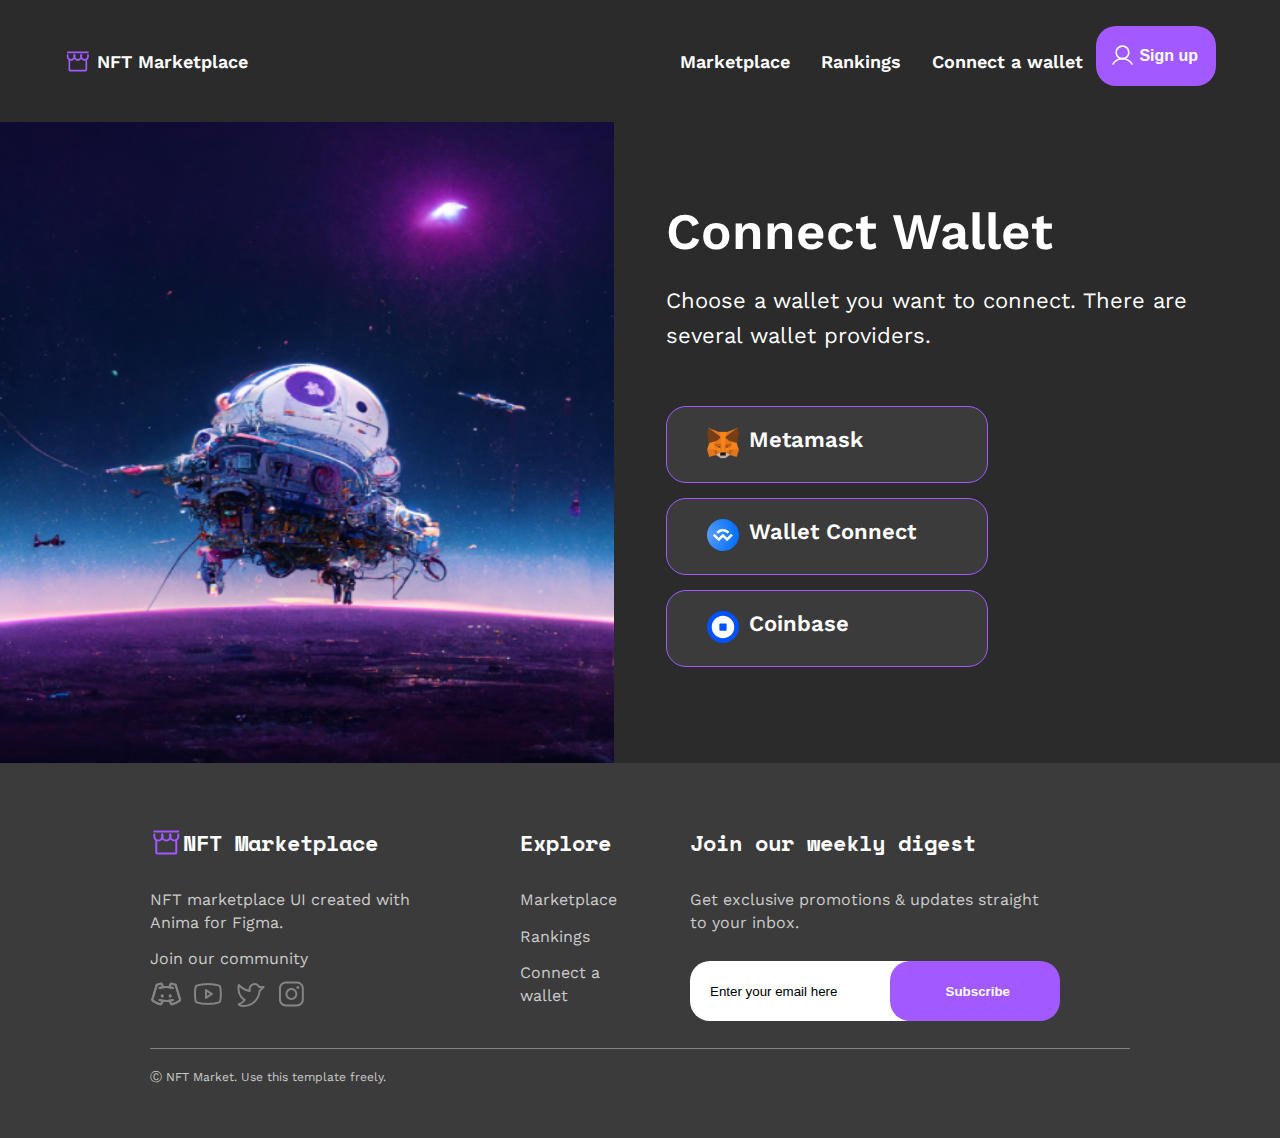
<file: connect_wallet.html>
<!DOCTYPE html>
<html lang="en">
  <head>
    <meta charset="UTF-8" />
    <meta name="viewport" content="width=device-width, initial-scale=1.0" />
    <title>Connect Wallet</title>
    <link rel="stylesheet" href="./connect_wallet.css" />
    <link rel="preconnect" href="https://fonts.googleapis.com" />
    <link rel="preconnect" href="https://fonts.gstatic.com" crossorigin />
    <link
      href="https://fonts.googleapis.com/css2?family=Space+Mono:wght@700&family=Work+Sans:wght@400;600&display=swap"
      rel="stylesheet"
    />
  </head>
  <body>
    <div class="container">
      <!-- ! burger menu start -->
      <div class="burger-menu">
        <div class="burger-menu__content">
          <img
            src="./images/cancel_btn.png"
            alt="error"
            class="burger-menu__btn_close"
          />
          <ul class="burger-menu__list">
            <li class="burger-menu__item">
              <a href="marketplace.html">Marketplace</a>
            </li>
            <li class="burger-menu__item">
              <a href="rankings.html">Rankings</a>
            </li>
            <li class="burger-menu__item">
              <a href="connect_wallet.html">Connect a wallet</a>
            </li>
          </ul>
        </div>
      </div>
      <!-- ! burger menu end -->
      <!-- navbar start -->
      <div class="navbar">
        <div
          class="navbar__right"
          style="display: flex; justify-content: space-between"
        >
          <img src="./images/logo.svg" alt="navbar-logo" class="navbar__logo" />
          <h6 class="navbar__title">
            <a href="index.html">NFT Marketplace</a>
          </h6>
        </div>
        <div
          class="navbar__left"
          style="width: 50%; display: flex; justify-content: space-between"
        >
          <ul class="navbar__list">
            <li class="list__item">
              <a href="marketplace.html">Marketplace</a>
            </li>
            <li class="list__item"><a href="rankings.html">Rankings</a></li>
            <li class="list__item">
              <a href="connect_wallet.html">Connect a wallet</a>
            </li>
          </ul>
          <a href="create_account.html">
            <button class="navbar__button">
              <img src="./images/User.svg" alt="" />
              Sign up
            </button>
          </a>
          <!-- ! кнопка бургер меню -->
          <img
            src="./images/burger__menu_icon.png"
            alt="burger_menu"
            class="navbar__btn_burger"
          />
        </div>
      </div>
      <!-- navbar end -->
    </div>

    <!-- create account content start -->
    <div class="connect_wallet">
      <img
        class="connect_wallet_img"
        src="./images/connect_wallet_img.png"
        alt=""
      />
      <div class="connect_wallet_right">
        <h2 class="connect_wallet_title">Connect Wallet</h2>
        <p class="connect_wallet_desc">
          Choose a wallet you want to connect. There are several wallet
          providers.
        </p>
        <div class="connect_wallet_content">
          <div class="connect_wallet_conrol">
            <img
              class="connect_wallet_logo"
              src="./images/connect_wallet_logo.svg"
              alt=""
            />
            <h5 class="connect_wallet_text">Metamask</h5>
          </div>
          <div class="connect_wallet_conrol">
            <img
              class="connect_wallet_logo"
              src="./images/connect_wallet_logo2.svg"
              alt=""
            />
            <h5 class="connect_wallet_text">Wallet Connect</h5>
          </div>
          <div class="connect_wallet_conrol">
            <img
              class="connect_wallet_logo"
              src="./images/connect_wallet_logo3.svg"
              alt=""
            />
            <h5 class="connect_wallet_text">Coinbase</h5>
          </div>
        </div>
      </div>
    </div>
    <!-- create account content end -->
    <!-- ? Footer start -->
    <div class="content">
      <footer>
        <div class="footer__left">
          <div style="display: flex; flex-direction: row">
            <img src="./images/logo.svg" alt="" />
            <h3 class="footer__title">NFT Marketplace</h3>
          </div>
          <p class="footer__text">
            NFT marketplace UI created with Anima for Figma.
          </p>
          <p class="footer__text">Join our community</p>
          <img class="footer__icons" src="./images/footer_icons.svg" alt="" />
        </div>
        <div class="footer__center">
          <h3 class="footer__title">Explore</h3>
          <p class="footer__text">Marketplace</p>
          <p class="footer__text">Rankings</p>
          <p class="footer__text">Connect a wallet</p>
        </div>
        <div class="footer__right">
          <h3 class="footer__title">Join our weekly digest</h3>
          <p class="footer__text">
            Get exclusive promotions & updates straight to your inbox.
          </p>
          <div class="footer__btn_control">
            <button class="footer__btn_first">Enter your email here</button>
            <button class="footer__btn_second">Subscribe</button>
          </div>
        </div>
      </footer>
      <p class="footer__end">Ⓒ NFT Market. Use this template freely.</p>
    </div>
    <!-- ? Footer end -->
    <script>
      let openBtn = document.querySelector(".navbar__btn_burger");
      let closeBtn = document.querySelector(".burger-menu__btn_close");
      let burgerMenu = document.querySelector(".burger-menu");

      openBtn.addEventListener("click", () => {
        burgerMenu.style.display = "block";
      });

      closeBtn.addEventListener("click", () => {
        burgerMenu.style.display = "none";
      });
    </script>
  </body>
</html>
</file>
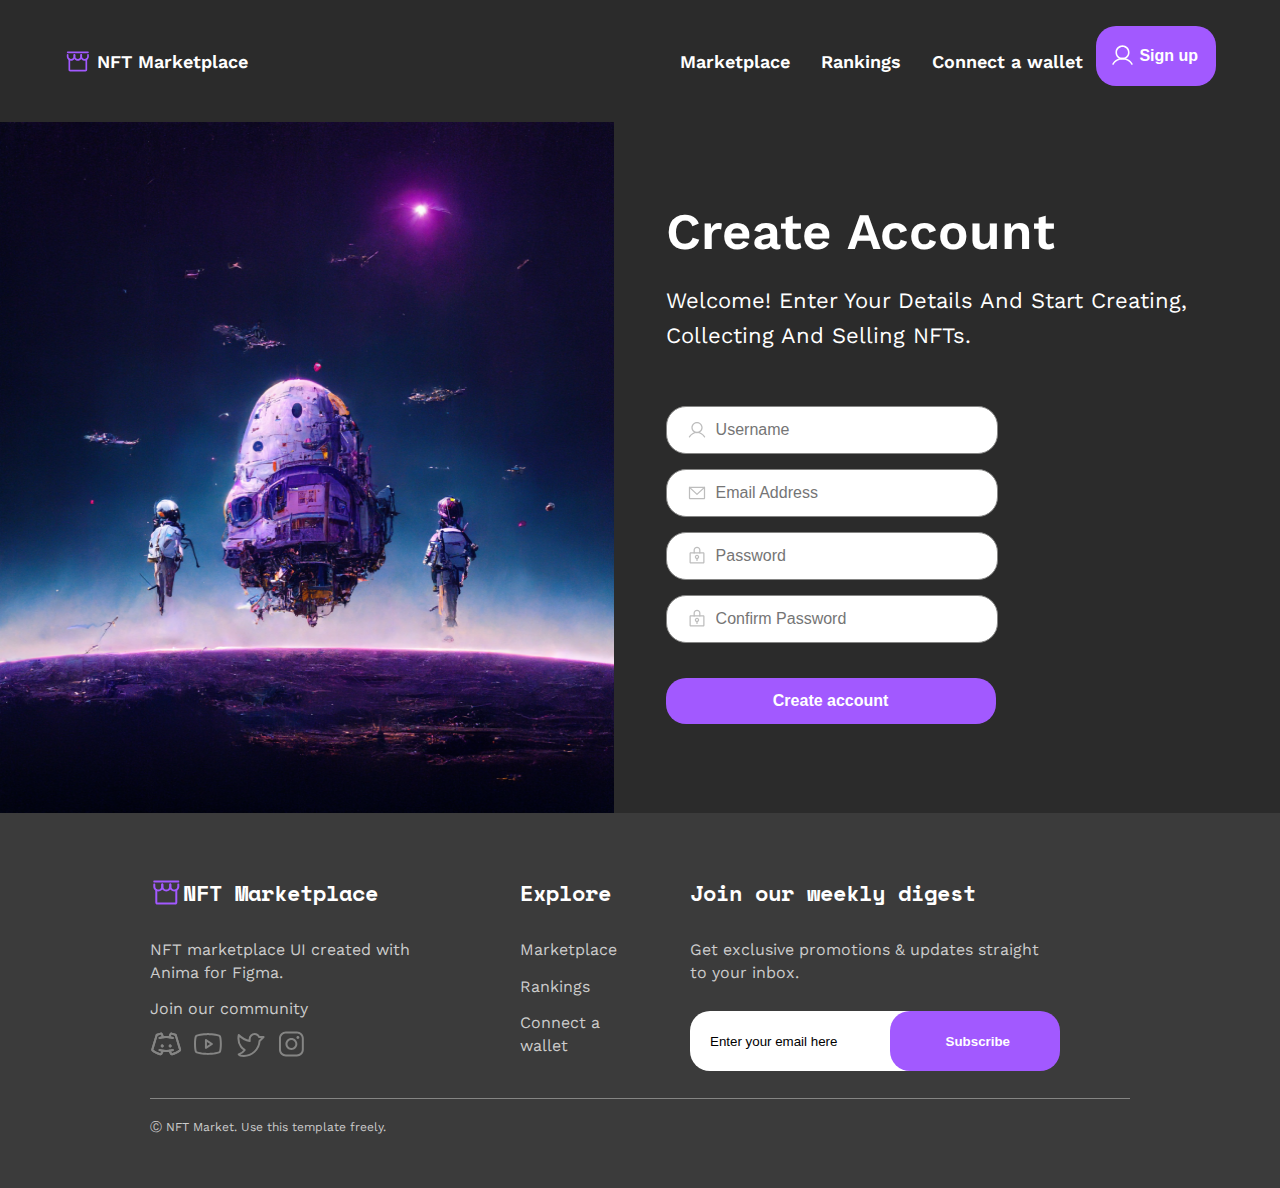
<file: create_account.html>
<!DOCTYPE html>
<html lang="en">
  <head>
    <meta charset="UTF-8" />
    <meta name="viewport" content="width=device-width, initial-scale=1.0" />
    <title>Create Account</title>
    <link rel="stylesheet" href="./create_account.css" />
    <link rel="preconnect" href="https://fonts.googleapis.com" />
    <link rel="preconnect" href="https://fonts.gstatic.com" crossorigin />
    <link
      href="https://fonts.googleapis.com/css2?family=Space+Mono:wght@700&family=Work+Sans:wght@400;600&display=swap"
      rel="stylesheet"
    />
  </head>
  <body>
    <div class="container">
      <!-- ! burger menu start -->
      <div class="burger-menu">
        <div class="burger-menu__content">
          <img
            src="./images/cancel_btn.png"
            alt="error"
            class="burger-menu__btn_close"
          />
          <ul class="burger-menu__list">
            <li class="burger-menu__item">
              <a href="marketplace.html">Marketplace</a>
            </li>
            <li class="burger-menu__item">
              <a href="rankings.html">Rankings</a>
            </li>
            <li class="burger-menu__item">
              <a href="">Connect a wallet</a>
            </li>
          </ul>
        </div>
      </div>
      <!-- ! burger menu end -->
      <!-- navbar start -->
      <div class="navbar">
        <div
          class="navbar__right"
          style="display: flex; justify-content: space-between"
        >
          <img src="./images/logo.svg" alt="navbar-logo" class="navbar__logo" />
          <h6 class="navbar__title">
            <a href="index.html">NFT Marketplace</a>
          </h6>
        </div>
        <div
          class="navbar__left"
          style="width: 50%; display: flex; justify-content: space-between"
        >
          <ul class="navbar__list">
            <li class="list__item">
              <a href="marketplace.html">Marketplace</a>
            </li>
            <li class="list__item"><a href="rankings.html">Rankings</a></li>
            <li class="list__item"><a href="#">Connect a wallet</a></li>
          </ul>
          <a href="create_account.html">
            <button class="navbar__button">
              <img src="./images/User.svg" alt="" />
              Sign up
            </button>
          </a>
          <!-- ! кнопка бургер меню -->
          <img
            src="./images/burger__menu_icon.png"
            alt="burger_menu"
            class="navbar__btn_burger"
          />
        </div>
      </div>
      <!-- navbar end -->
    </div>

    <!-- create account content start -->
    <div class="create_account">
      <img
        class="create_account_img"
        src="./images/create_account_img.png"
        alt=""
      />
      <div class="create_account_right">
        <h2 class="create_account_title">Create Account</h2>
        <p class="create_account_desc">
          Welcome! Enter Your Details And Start Creating, Collecting And Selling
          NFTs.
        </p>
        <div class="create_account_control">
          <div class="account_input_conrol">
            <img
              class="account_input_logo"
              src="./images/create_account_logo.svg"
              alt=""
            />
            <input class="account_input" type="text" placeholder="Username" />
          </div>
          <div class="account_input_conrol">
            <img
              class="account_input_logo"
              src="./images/create_account_logo2.svg"
              alt=""
            />
            <input
              class="account_input"
              type="text"
              placeholder="Email Address"
            />
          </div>
          <div class="account_input_conrol">
            <img
              class="account_input_logo"
              src="./images/create_account_logo3.svg"
              alt=""
            />
            <input class="account_input" type="text" placeholder="Password" />
          </div>
          <div class="account_input_conrol">
            <img
              class="account_input_logo"
              src="./images/create_account_logo4.svg"
              alt=""
            />
            <input
              class="account_input"
              type="text"
              placeholder="Confirm Password"
            />
          </div>
          <button class="account_btn">Create account</button>
        </div>
      </div>
    </div>
    <!-- create account content end -->
    <!-- ? Footer start -->
    <div class="content">
      <footer>
        <div class="footer__left">
          <div style="display: flex; flex-direction: row">
            <img src="./images/logo.svg" alt="" />
            <h3 class="footer__title">NFT Marketplace</h3>
          </div>
          <p class="footer__text">
            NFT marketplace UI created with Anima for Figma.
          </p>
          <p class="footer__text">Join our community</p>
          <img class="footer__icons" src="./images/footer_icons.svg" alt="" />
        </div>
        <div class="footer__center">
          <h3 class="footer__title">Explore</h3>
          <p class="footer__text">Marketplace</p>
          <p class="footer__text">Rankings</p>
          <p class="footer__text">Connect a wallet</p>
        </div>
        <div class="footer__right">
          <h3 class="footer__title">Join our weekly digest</h3>
          <p class="footer__text">
            Get exclusive promotions & updates straight to your inbox.
          </p>
          <div class="footer__btn_control">
            <button class="footer__btn_first">Enter your email here</button>
            <button class="footer__btn_second">Subscribe</button>
          </div>
        </div>
      </footer>
      <p class="footer__end">Ⓒ NFT Market. Use this template freely.</p>
    </div>
    <!-- ? Footer end -->
    <script>
      let openBtn = document.querySelector(".navbar__btn_burger");
      let closeBtn = document.querySelector(".burger-menu__btn_close");
      let burgerMenu = document.querySelector(".burger-menu");

      openBtn.addEventListener("click", () => {
        burgerMenu.style.display = "block";
      });

      closeBtn.addEventListener("click", () => {
        burgerMenu.style.display = "none";
      });
    </script>
  </body>
</html>
</file>
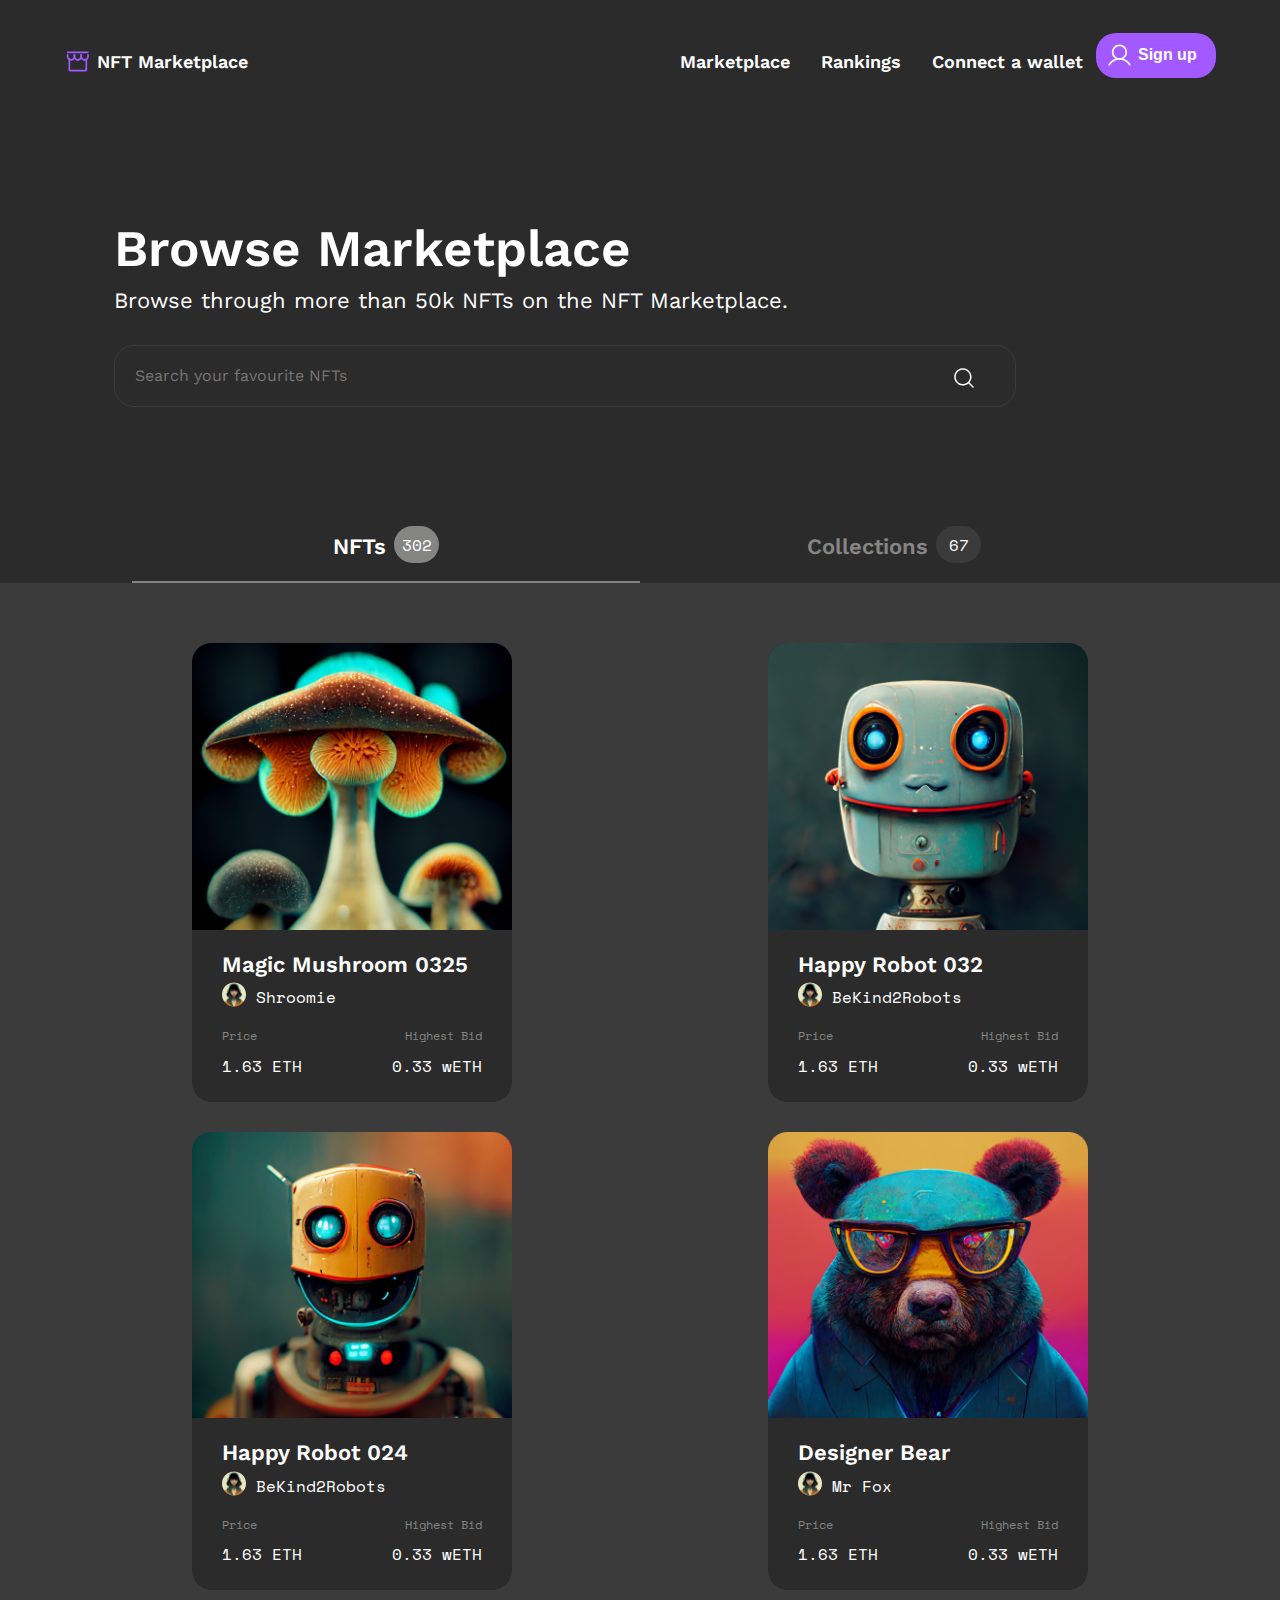
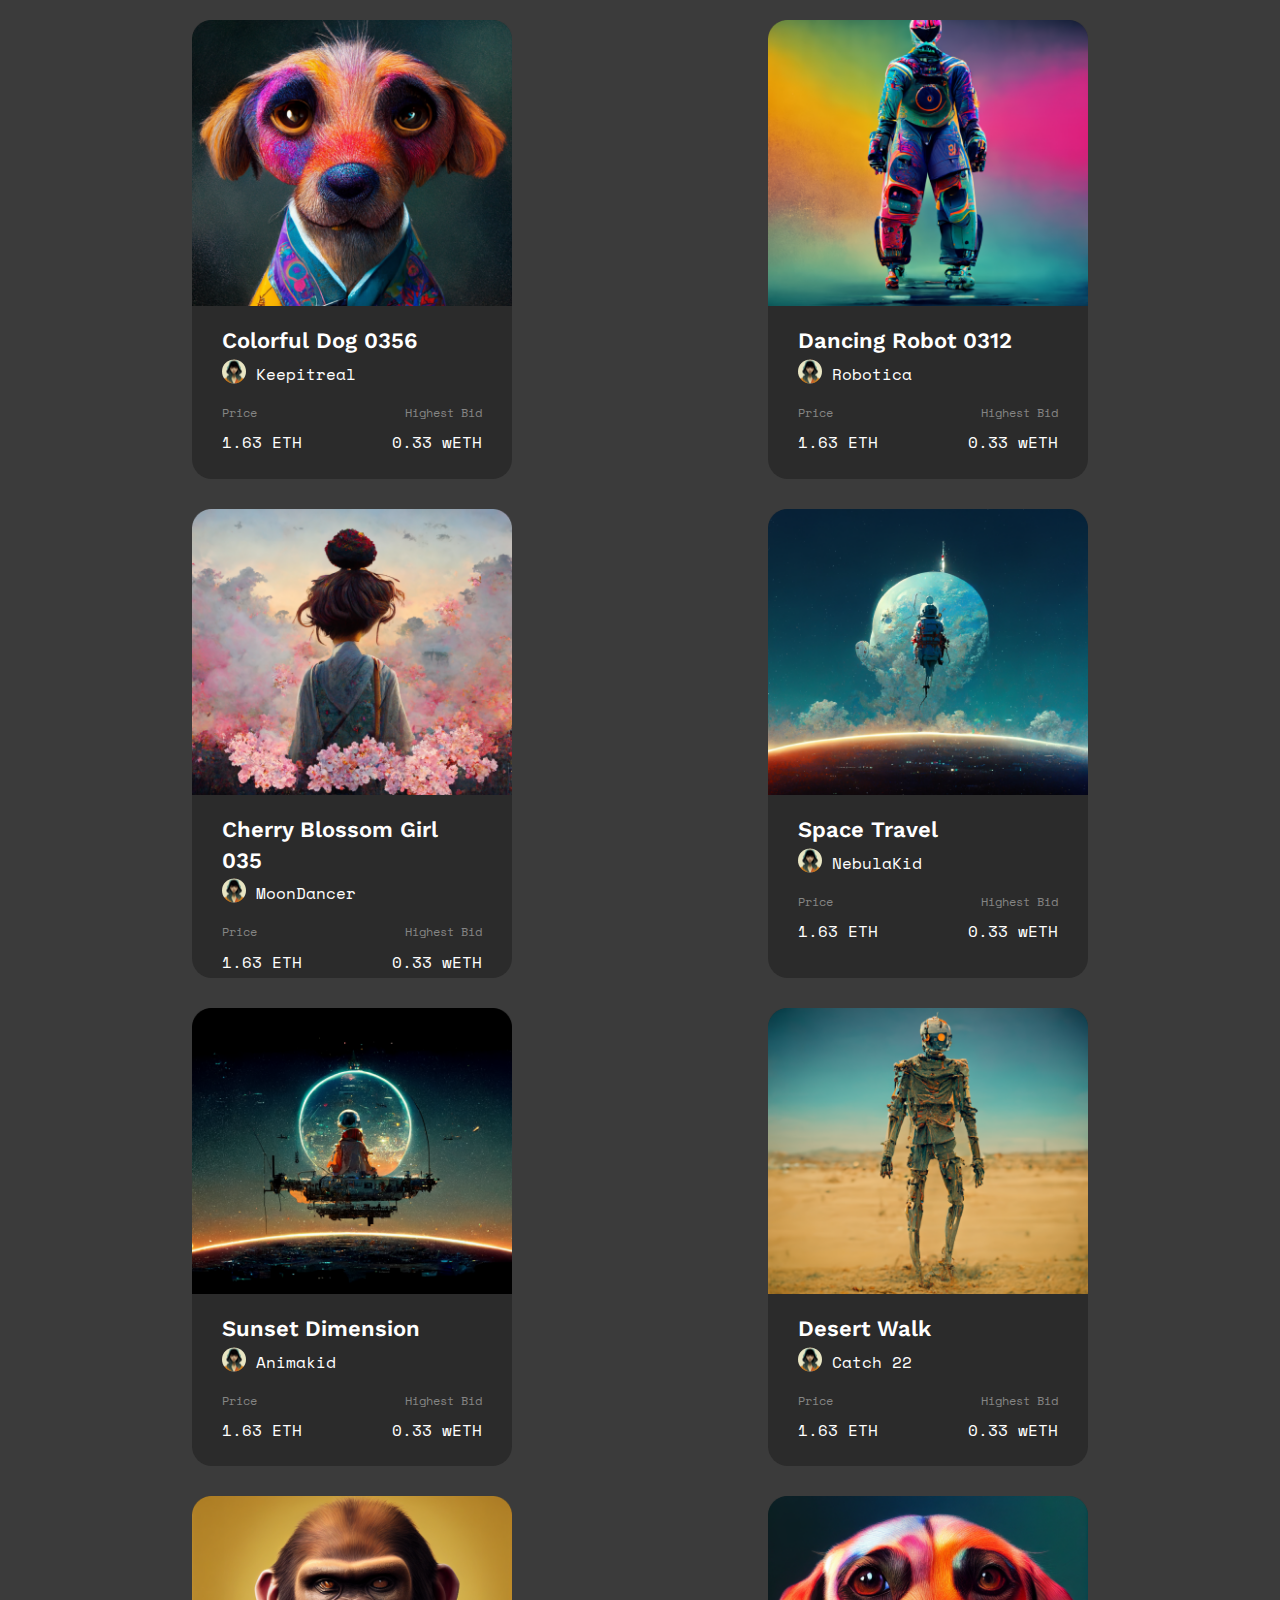
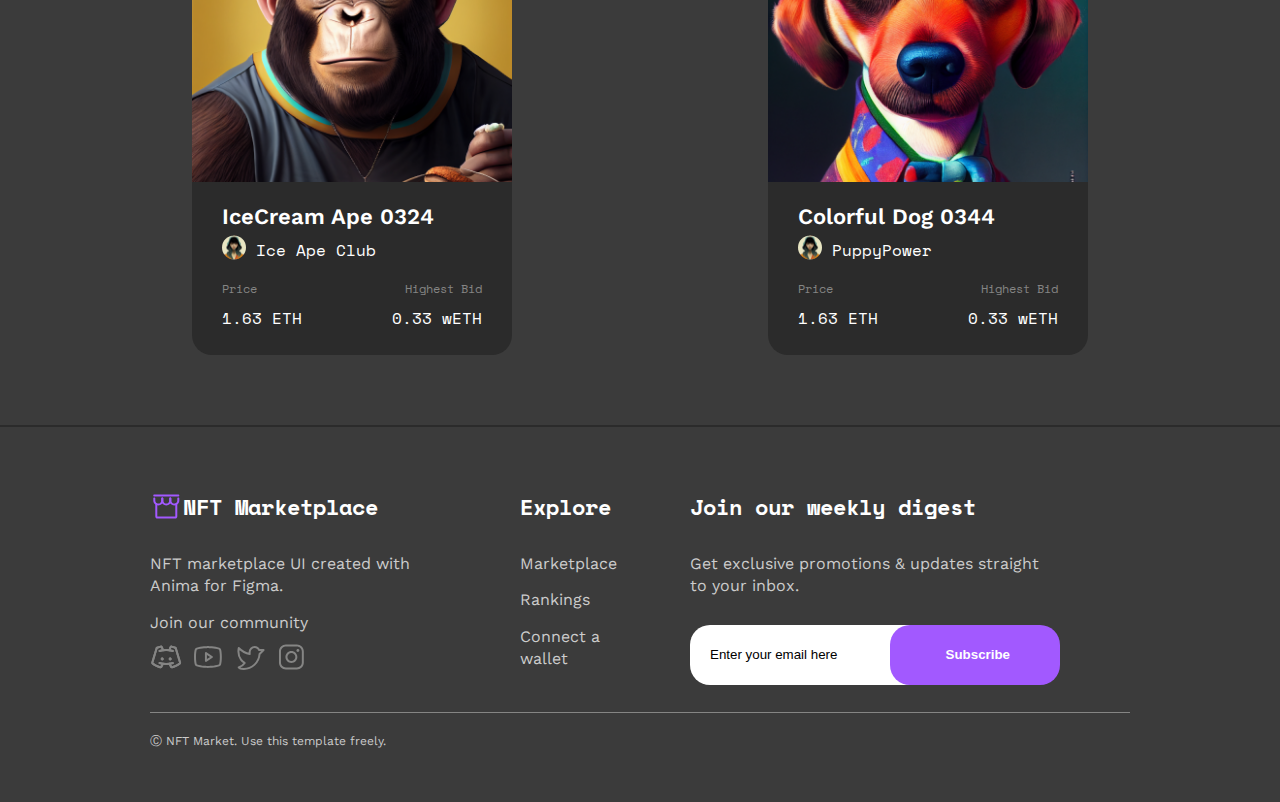
<file: marketplace.html>
<!DOCTYPE html>
<html lang="en">
  <head>
    <meta charset="UTF-8" />
    <meta name="viewport" content="width=device-width, initial-scale=1.0" />
    <title>Marketplace</title>
    <link rel="stylesheet" href="./marketplace.css" />
    <link rel="preconnect" href="https://fonts.googleapis.com" />
    <link rel="preconnect" href="https://fonts.gstatic.com" crossorigin />
    <link
      href="https://fonts.googleapis.com/css2?family=Space+Mono:wght@700&family=Work+Sans:wght@400;600&display=swap"
      rel="stylesheet"
    />
  </head>
  <body>
    <div class="container">
      <!-- ! burger menu start -->
      <div class="burger-menu">
        <div class="burger-menu__content">
          <img
            src="./images/cancel_btn.png"
            alt="error"
            class="burger-menu__btn_close"
          />
          <ul class="burger-menu__list">
            <li class="burger-menu__item">
              <a href="marketplace.html">Marketplace</a>
            </li>
            <li class="burger-menu__item">
              <a href="rankings.html">Rankings</a>
            </li>
            <li class="burger-menu__item">
              <a href="connect_wallet.html">Connect a wallet</a>
            </li>
          </ul>
        </div>
      </div>
      <!-- ! burger menu end -->
      <!-- navbar start -->
      <div class="navbar">
        <div
          class="navbar__right"
          style="display: flex; justify-content: space-between"
        >
          <img src="./images/logo.svg" alt="navbar-logo" class="navbar__logo" />
          <h6 class="navbar__title">
            <a href="index.html">NFT Marketplace</a>
          </h6>
        </div>
        <div
          class="navbar__left"
          style="width: 50%; display: flex; justify-content: space-between"
        >
          <ul class="navbar__list">
            <li class="list__item">
              <a href="marketplace.html">Marketplace</a>
            </li>
            <li class="list__item"><a href="rankings.html">Rankings</a></li>
            <li class="list__item">
              <a href="connect_wallet.html">Connect a wallet</a>
            </li>
          </ul>
          <a href="create_account.html">
            <button class="navbar__button">
              <img src="./images/User.svg" alt="" />
              Sign up
            </button>
          </a>
          <!-- ! кнопка бургер меню -->
          <img
            src="./images/burger__menu_icon.png"
            alt="burger_menu"
            class="navbar__btn_burger"
          />
        </div>
      </div>
      <!-- navbar end -->

      <div class="all_content">
        <h2 class="marketplace__title">Browse Marketplace</h2>
        <p class="marketplace__desc">
          Browse through more than 50k NFTs on the NFT Marketplace.
        </p>
        <div class="marketplace__search">
          <input
            class="marketplace__input"
            type="search"
            placeholder="Search your favourite NFTs"
          />
          <img
            class="marketplace__search_logo"
            src="./images/marketplace_search.png"
            alt=""
          />
        </div>
      </div>
    </div>
    <div class="marketplace_content">
      <div style="display: flex; flex-direction: row; justify-content: center">
        <div class="marketplace__filter_left">
          <h3>NFTs</h3>
          <button>302</button>
        </div>
        <div class="marketplace__filter_right">
          <h3>Collections</h3>
          <button>67</button>
        </div>
      </div>
      <div class="marketplace__cards_blog">
        <div class="marketplace__cards">
          <div class="marketplace__card">
            <img src="./images/marketplace_img.png" alt="" />
            <div class="marketplace__card_content">
              <h5 class="marketplace__card_title">Magic Mushroom 0325</h5>

              <div style="display: flex; flex-direction: row">
                <img
                  class="marketplace__card_avatar"
                  src="./images/discover_more_avatar.svg"
                  alt=""
                />
                <p class="marketplace__avatar_name">Shroomie</p>
              </div>
              <div
                style="
                  display: flex;
                  flex-direction: row;
                  justify-content: space-between;
                "
              >
                <p class="marketplace__card_text">Price</p>
                <p class="marketplace__card_text">Highest Bid</p>
              </div>
              <div
                style="
                  display: flex;
                  flex-direction: row;
                  justify-content: space-between;
                "
              >
                <p class="marketplace__card_text_item">1.63 ETH</p>
                <p class="marketplace__card_text_item">0.33 wETH</p>
              </div>
            </div>
          </div>
          <div class="marketplace__card">
            <img src="./images/marketplace_img2.png" alt="" />
            <div class="marketplace__card_content">
              <h5 class="marketplace__card_title">Happy Robot 032</h5>

              <div style="display: flex; flex-direction: row">
                <img
                  class="marketplace__card_avatar"
                  src="./images/discover_more_avatar.svg"
                  alt=""
                />
                <p class="marketplace__avatar_name">BeKind2Robots</p>
              </div>
              <div
                style="
                  display: flex;
                  flex-direction: row;
                  justify-content: space-between;
                "
              >
                <p class="marketplace__card_text">Price</p>
                <p class="marketplace__card_text">Highest Bid</p>
              </div>
              <div
                style="
                  display: flex;
                  flex-direction: row;
                  justify-content: space-between;
                "
              >
                <p class="marketplace__card_text_item">1.63 ETH</p>
                <p class="marketplace__card_text_item">0.33 wETH</p>
              </div>
            </div>
          </div>
          <div class="marketplace__card">
            <img src="./images/marketplace_img3.png" alt="" />
            <div class="marketplace__card_content">
              <h5 class="marketplace__card_title">Happy Robot 024</h5>

              <div style="display: flex; flex-direction: row">
                <img
                  class="marketplace__card_avatar"
                  src="./images/discover_more_avatar.svg"
                  alt=""
                />
                <p class="marketplace__avatar_name">BeKind2Robots</p>
              </div>
              <div
                style="
                  display: flex;
                  flex-direction: row;
                  justify-content: space-between;
                "
              >
                <p class="marketplace__card_text">Price</p>
                <p class="marketplace__card_text">Highest Bid</p>
              </div>
              <div
                style="
                  display: flex;
                  flex-direction: row;
                  justify-content: space-between;
                "
              >
                <p class="marketplace__card_text_item">1.63 ETH</p>
                <p class="marketplace__card_text_item">0.33 wETH</p>
              </div>
            </div>
          </div>
          <div class="marketplace__card">
            <img src="./images/marketplace_img4.png" alt="" />
            <div class="marketplace__card_content">
              <h5 class="marketplace__card_title">Designer Bear</h5>

              <div style="display: flex; flex-direction: row">
                <img
                  class="marketplace__card_avatar"
                  src="./images/discover_more_avatar.svg"
                  alt=""
                />
                <p class="marketplace__avatar_name">Mr Fox</p>
              </div>
              <div
                style="
                  display: flex;
                  flex-direction: row;
                  justify-content: space-between;
                "
              >
                <p class="marketplace__card_text">Price</p>
                <p class="marketplace__card_text">Highest Bid</p>
              </div>
              <div
                style="
                  display: flex;
                  flex-direction: row;
                  justify-content: space-between;
                "
              >
                <p class="marketplace__card_text_item">1.63 ETH</p>
                <p class="marketplace__card_text_item">0.33 wETH</p>
              </div>
            </div>
          </div>
          <div class="marketplace__card">
            <img src="./images/marketplace_img5.png" alt="" />
            <div class="marketplace__card_content">
              <h5 class="marketplace__card_title">Colorful Dog 0356</h5>

              <div style="display: flex; flex-direction: row">
                <img
                  class="marketplace__card_avatar"
                  src="./images/discover_more_avatar.svg"
                  alt=""
                />
                <p class="marketplace__avatar_name">Keepitreal</p>
              </div>
              <div
                style="
                  display: flex;
                  flex-direction: row;
                  justify-content: space-between;
                "
              >
                <p class="marketplace__card_text">Price</p>
                <p class="marketplace__card_text">Highest Bid</p>
              </div>
              <div
                style="
                  display: flex;
                  flex-direction: row;
                  justify-content: space-between;
                "
              >
                <p class="marketplace__card_text_item">1.63 ETH</p>
                <p class="marketplace__card_text_item">0.33 wETH</p>
              </div>
            </div>
          </div>
          <div class="marketplace__card">
            <img src="./images/marketplace_img6.png" alt="" />
            <div class="marketplace__card_content">
              <h5 class="marketplace__card_title">Dancing Robot 0312</h5>

              <div style="display: flex; flex-direction: row">
                <img
                  class="marketplace__card_avatar"
                  src="./images/discover_more_avatar.svg"
                  alt=""
                />
                <p class="marketplace__avatar_name">Robotica</p>
              </div>
              <div
                style="
                  display: flex;
                  flex-direction: row;
                  justify-content: space-between;
                "
              >
                <p class="marketplace__card_text">Price</p>
                <p class="marketplace__card_text">Highest Bid</p>
              </div>
              <div
                style="
                  display: flex;
                  flex-direction: row;
                  justify-content: space-between;
                "
              >
                <p class="marketplace__card_text_item">1.63 ETH</p>
                <p class="marketplace__card_text_item">0.33 wETH</p>
              </div>
            </div>
          </div>
          <div class="marketplace__card">
            <img src="./images/marketplace_img7.png" alt="" />
            <div class="marketplace__card_content">
              <h5 class="marketplace__card_title">Cherry Blossom Girl 035</h5>

              <div style="display: flex; flex-direction: row">
                <img
                  class="marketplace__card_avatar"
                  src="./images/discover_more_avatar.svg"
                  alt=""
                />
                <p class="marketplace__avatar_name">MoonDancer</p>
              </div>
              <div
                style="
                  display: flex;
                  flex-direction: row;
                  justify-content: space-between;
                "
              >
                <p class="marketplace__card_text">Price</p>
                <p class="marketplace__card_text">Highest Bid</p>
              </div>
              <div
                style="
                  display: flex;
                  flex-direction: row;
                  justify-content: space-between;
                "
              >
                <p class="marketplace__card_text_item">1.63 ETH</p>
                <p class="marketplace__card_text_item">0.33 wETH</p>
              </div>
            </div>
          </div>
          <div class="marketplace__card">
            <img src="./images/marketplace_img8.png" alt="" />
            <div class="marketplace__card_content">
              <h5 class="marketplace__card_title">Space Travel</h5>

              <div style="display: flex; flex-direction: row">
                <img
                  class="marketplace__card_avatar"
                  src="./images/discover_more_avatar.svg"
                  alt=""
                />
                <p class="marketplace__avatar_name">NebulaKid</p>
              </div>
              <div
                style="
                  display: flex;
                  flex-direction: row;
                  justify-content: space-between;
                "
              >
                <p class="marketplace__card_text">Price</p>
                <p class="marketplace__card_text">Highest Bid</p>
              </div>
              <div
                style="
                  display: flex;
                  flex-direction: row;
                  justify-content: space-between;
                "
              >
                <p class="marketplace__card_text_item">1.63 ETH</p>
                <p class="marketplace__card_text_item">0.33 wETH</p>
              </div>
            </div>
          </div>
          <div class="marketplace__card">
            <img src="./images/marketplace_img9.png" alt="" />
            <div class="marketplace__card_content">
              <h5 class="marketplace__card_title">Sunset Dimension</h5>

              <div style="display: flex; flex-direction: row">
                <img
                  class="marketplace__card_avatar"
                  src="./images/discover_more_avatar.svg"
                  alt=""
                />
                <p class="marketplace__avatar_name">Animakid</p>
              </div>
              <div
                style="
                  display: flex;
                  flex-direction: row;
                  justify-content: space-between;
                "
              >
                <p class="marketplace__card_text">Price</p>
                <p class="marketplace__card_text">Highest Bid</p>
              </div>
              <div
                style="
                  display: flex;
                  flex-direction: row;
                  justify-content: space-between;
                "
              >
                <p class="marketplace__card_text_item">1.63 ETH</p>
                <p class="marketplace__card_text_item">0.33 wETH</p>
              </div>
            </div>
          </div>
          <div class="marketplace__card">
            <img src="./images/marketplace_img10.png" alt="" />
            <div class="marketplace__card_content">
              <h5 class="marketplace__card_title">Desert Walk</h5>

              <div style="display: flex; flex-direction: row">
                <img
                  class="marketplace__card_avatar"
                  src="./images/discover_more_avatar.svg"
                  alt=""
                />
                <p class="marketplace__avatar_name">Catch 22</p>
              </div>
              <div
                style="
                  display: flex;
                  flex-direction: row;
                  justify-content: space-between;
                "
              >
                <p class="marketplace__card_text">Price</p>
                <p class="marketplace__card_text">Highest Bid</p>
              </div>
              <div
                style="
                  display: flex;
                  flex-direction: row;
                  justify-content: space-between;
                "
              >
                <p class="marketplace__card_text_item">1.63 ETH</p>
                <p class="marketplace__card_text_item">0.33 wETH</p>
              </div>
            </div>
          </div>
          <div class="marketplace__card">
            <img src="./images/marketplace_img11.png" alt="" />
            <div class="marketplace__card_content">
              <h5 class="marketplace__card_title">IceCream Ape 0324</h5>

              <div style="display: flex; flex-direction: row">
                <img
                  class="marketplace__card_avatar"
                  src="./images/discover_more_avatar.svg"
                  alt=""
                />
                <p class="marketplace__avatar_name">Ice Ape Club</p>
              </div>
              <div
                style="
                  display: flex;
                  flex-direction: row;
                  justify-content: space-between;
                "
              >
                <p class="marketplace__card_text">Price</p>
                <p class="marketplace__card_text">Highest Bid</p>
              </div>
              <div
                style="
                  display: flex;
                  flex-direction: row;
                  justify-content: space-between;
                "
              >
                <p class="marketplace__card_text_item">1.63 ETH</p>
                <p class="marketplace__card_text_item">0.33 wETH</p>
              </div>
            </div>
          </div>
          <div class="marketplace__card">
            <img src="./images/marketplace_img12.png" alt="" />
            <div class="marketplace__card_content">
              <h5 class="marketplace__card_title">Colorful Dog 0344</h5>

              <div style="display: flex; flex-direction: row">
                <img
                  class="marketplace__card_avatar"
                  src="./images/discover_more_avatar.svg"
                  alt=""
                />
                <p class="marketplace__avatar_name">PuppyPower</p>
              </div>
              <div
                style="
                  display: flex;
                  flex-direction: row;
                  justify-content: space-between;
                "
              >
                <p class="marketplace__card_text">Price</p>
                <p class="marketplace__card_text">Highest Bid</p>
              </div>
              <div
                style="
                  display: flex;
                  flex-direction: row;
                  justify-content: space-between;
                "
              >
                <p class="marketplace__card_text_item">1.63 ETH</p>
                <p class="marketplace__card_text_item">0.33 wETH</p>
              </div>
            </div>
          </div>
        </div>
        <!-- ?Adaptive -->

        <div class="marketplace__none">
          <div class="marketplace__card">
            <img src="./images/marketplace_img.png" alt="" />
            <div class="marketplace__card_content">
              <h5 class="marketplace__card_title">Magic Mushroom 0325</h5>

              <div style="display: flex; flex-direction: row">
                <img
                  class="marketplace__card_avatar"
                  src="./images/discover_more_avatar.svg"
                  alt=""
                />
                <p class="marketplace__avatar_name">Shroomie</p>
              </div>
              <div
                style="
                  display: flex;
                  flex-direction: row;
                  justify-content: space-between;
                "
              >
                <p class="marketplace__card_text">Price</p>
                <p class="marketplace__card_text">Highest Bid</p>
              </div>
              <div
                style="
                  display: flex;
                  flex-direction: row;
                  justify-content: space-between;
                "
              >
                <p class="marketplace__card_text_item">1.63 ETH</p>
                <p class="marketplace__card_text_item">0.33 wETH</p>
              </div>
            </div>
          </div>
          <div class="marketplace__card">
            <img src="./images/marketplace_img2.png" alt="" />
            <div class="marketplace__card_content">
              <h5 class="marketplace__card_title">Happy Robot 032</h5>

              <div style="display: flex; flex-direction: row">
                <img
                  class="marketplace__card_avatar"
                  src="./images/discover_more_avatar.svg"
                  alt=""
                />
                <p class="marketplace__avatar_name">BeKind2Robots</p>
              </div>
              <div
                style="
                  display: flex;
                  flex-direction: row;
                  justify-content: space-between;
                "
              >
                <p class="marketplace__card_text">Price</p>
                <p class="marketplace__card_text">Highest Bid</p>
              </div>
              <div
                style="
                  display: flex;
                  flex-direction: row;
                  justify-content: space-between;
                "
              >
                <p class="marketplace__card_text_item">1.63 ETH</p>
                <p class="marketplace__card_text_item">0.33 wETH</p>
              </div>
            </div>
          </div>
          <div class="marketplace__card">
            <img src="./images/marketplace_img3.png" alt="" />
            <div class="marketplace__card_content">
              <h5 class="marketplace__card_title">Happy Robot 024</h5>

              <div style="display: flex; flex-direction: row">
                <img
                  class="marketplace__card_avatar"
                  src="./images/discover_more_avatar.svg"
                  alt=""
                />
                <p class="marketplace__avatar_name">BeKind2Robots</p>
              </div>
              <div
                style="
                  display: flex;
                  flex-direction: row;
                  justify-content: space-between;
                "
              >
                <p class="marketplace__card_text">Price</p>
                <p class="marketplace__card_text">Highest Bid</p>
              </div>
              <div
                style="
                  display: flex;
                  flex-direction: row;
                  justify-content: space-between;
                "
              >
                <p class="marketplace__card_text_item">1.63 ETH</p>
                <p class="marketplace__card_text_item">0.33 wETH</p>
              </div>
            </div>
          </div>
          <div class="marketplace__card">
            <img src="./images/marketplace_img4.png" alt="" />
            <div class="marketplace__card_content">
              <h5 class="marketplace__card_title">Designer Bear</h5>

              <div style="display: flex; flex-direction: row">
                <img
                  class="marketplace__card_avatar"
                  src="./images/discover_more_avatar.svg"
                  alt=""
                />
                <p class="marketplace__avatar_name">Mr Fox</p>
              </div>
              <div
                style="
                  display: flex;
                  flex-direction: row;
                  justify-content: space-between;
                "
              >
                <p class="marketplace__card_text">Price</p>
                <p class="marketplace__card_text">Highest Bid</p>
              </div>
              <div
                style="
                  display: flex;
                  flex-direction: row;
                  justify-content: space-between;
                "
              >
                <p class="marketplace__card_text_item">1.63 ETH</p>
                <p class="marketplace__card_text_item">0.33 wETH</p>
              </div>
            </div>
          </div>
          <div class="marketplace__card">
            <img src="./images/marketplace_img5.png" alt="" />
            <div class="marketplace__card_content">
              <h5 class="marketplace__card_title">Colorful Dog 0356</h5>

              <div style="display: flex; flex-direction: row">
                <img
                  class="marketplace__card_avatar"
                  src="./images/discover_more_avatar.svg"
                  alt=""
                />
                <p class="marketplace__avatar_name">Keepitreal</p>
              </div>
              <div
                style="
                  display: flex;
                  flex-direction: row;
                  justify-content: space-between;
                "
              >
                <p class="marketplace__card_text">Price</p>
                <p class="marketplace__card_text">Highest Bid</p>
              </div>
              <div
                style="
                  display: flex;
                  flex-direction: row;
                  justify-content: space-between;
                "
              >
                <p class="marketplace__card_text_item">1.63 ETH</p>
                <p class="marketplace__card_text_item">0.33 wETH</p>
              </div>
            </div>
          </div>
          <div class="marketplace__card">
            <img src="./images/marketplace_img6.png" alt="" />
            <div class="marketplace__card_content">
              <h5 class="marketplace__card_title">Dancing Robot 0312</h5>

              <div style="display: flex; flex-direction: row">
                <img
                  class="marketplace__card_avatar"
                  src="./images/discover_more_avatar.svg"
                  alt=""
                />
                <p class="marketplace__avatar_name">Robotica</p>
              </div>
              <div
                style="
                  display: flex;
                  flex-direction: row;
                  justify-content: space-between;
                "
              >
                <p class="marketplace__card_text">Price</p>
                <p class="marketplace__card_text">Highest Bid</p>
              </div>
              <div
                style="
                  display: flex;
                  flex-direction: row;
                  justify-content: space-between;
                "
              >
                <p class="marketplace__card_text_item">1.63 ETH</p>
                <p class="marketplace__card_text_item">0.33 wETH</p>
              </div>
            </div>
          </div>
          <div class="marketplace__card">
            <img src="./images/marketplace_img7.png" alt="" />
            <div class="marketplace__card_content">
              <h5 class="marketplace__card_title">Cherry Blossom Girl 035</h5>

              <div style="display: flex; flex-direction: row">
                <img
                  class="marketplace__card_avatar"
                  src="./images/discover_more_avatar.svg"
                  alt=""
                />
                <p class="marketplace__avatar_name">MoonDancer</p>
              </div>
              <div
                style="
                  display: flex;
                  flex-direction: row;
                  justify-content: space-between;
                "
              >
                <p class="marketplace__card_text">Price</p>
                <p class="marketplace__card_text">Highest Bid</p>
              </div>
              <div
                style="
                  display: flex;
                  flex-direction: row;
                  justify-content: space-between;
                "
              >
                <p class="marketplace__card_text_item">1.63 ETH</p>
                <p class="marketplace__card_text_item">0.33 wETH</p>
              </div>
            </div>
          </div>
          <div class="marketplace__card">
            <img src="./images/marketplace_img8.png" alt="" />
            <div class="marketplace__card_content">
              <h5 class="marketplace__card_title">Space Travel</h5>

              <div style="display: flex; flex-direction: row">
                <img
                  class="marketplace__card_avatar"
                  src="./images/discover_more_avatar.svg"
                  alt=""
                />
                <p class="marketplace__avatar_name">NebulaKid</p>
              </div>
              <div
                style="
                  display: flex;
                  flex-direction: row;
                  justify-content: space-between;
                "
              >
                <p class="marketplace__card_text">Price</p>
                <p class="marketplace__card_text">Highest Bid</p>
              </div>
              <div
                style="
                  display: flex;
                  flex-direction: row;
                  justify-content: space-between;
                "
              >
                <p class="marketplace__card_text_item">1.63 ETH</p>
                <p class="marketplace__card_text_item">0.33 wETH</p>
              </div>
            </div>
          </div>
        </div>
      </div>
    </div>
    <!-- ? Footer start -->
    <div class="content">
      <footer>
        <div class="footer__left">
          <div style="display: flex; flex-direction: row">
            <img src="./images/logo.svg" alt="" />
            <h3 class="footer__title">NFT Marketplace</h3>
          </div>
          <p class="footer__text">
            NFT marketplace UI created with Anima for Figma.
          </p>
          <p class="footer__text">Join our community</p>
          <img class="footer__icons" src="./images/footer_icons.svg" alt="" />
        </div>
        <div class="footer__center">
          <h3 class="footer__title">Explore</h3>
          <p class="footer__text">Marketplace</p>
          <p class="footer__text">Rankings</p>
          <p class="footer__text">Connect a wallet</p>
        </div>
        <div class="footer__right">
          <h3 class="footer__title">Join our weekly digest</h3>
          <p class="footer__text">
            Get exclusive promotions & updates straight to your inbox.
          </p>
          <div class="footer__btn_control">
            <button class="footer__btn_first">Enter your email here</button>
            <button class="footer__btn_second">Subscribe</button>
          </div>
        </div>
      </footer>
      <p class="footer__end">Ⓒ NFT Market. Use this template freely.</p>
    </div>
    <!-- ? Footer end -->
    <script>
      let openBtn = document.querySelector(".navbar__btn_burger");
      let closeBtn = document.querySelector(".burger-menu__btn_close");
      let burgerMenu = document.querySelector(".burger-menu");

      openBtn.addEventListener("click", () => {
        burgerMenu.style.display = "block";
      });

      closeBtn.addEventListener("click", () => {
        burgerMenu.style.display = "none";
      });
    </script>
  </body>
</html>
</file>
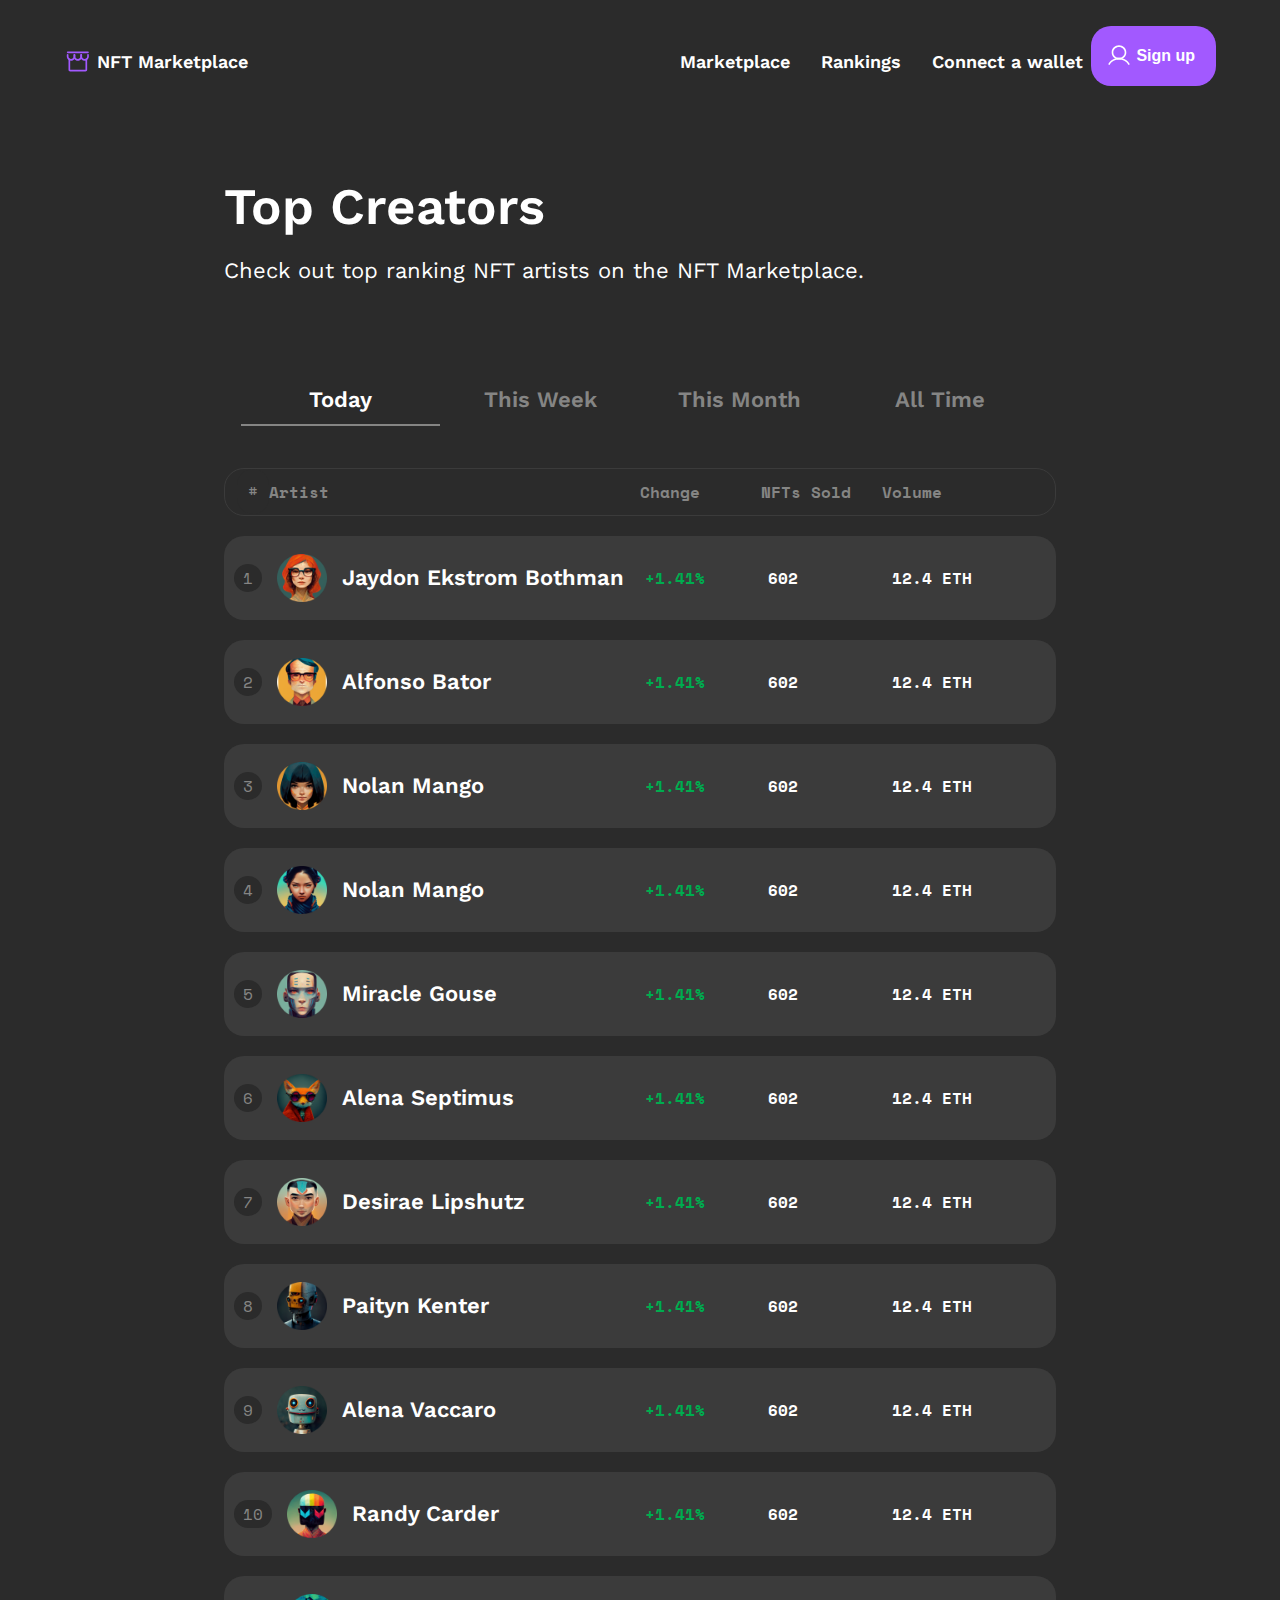
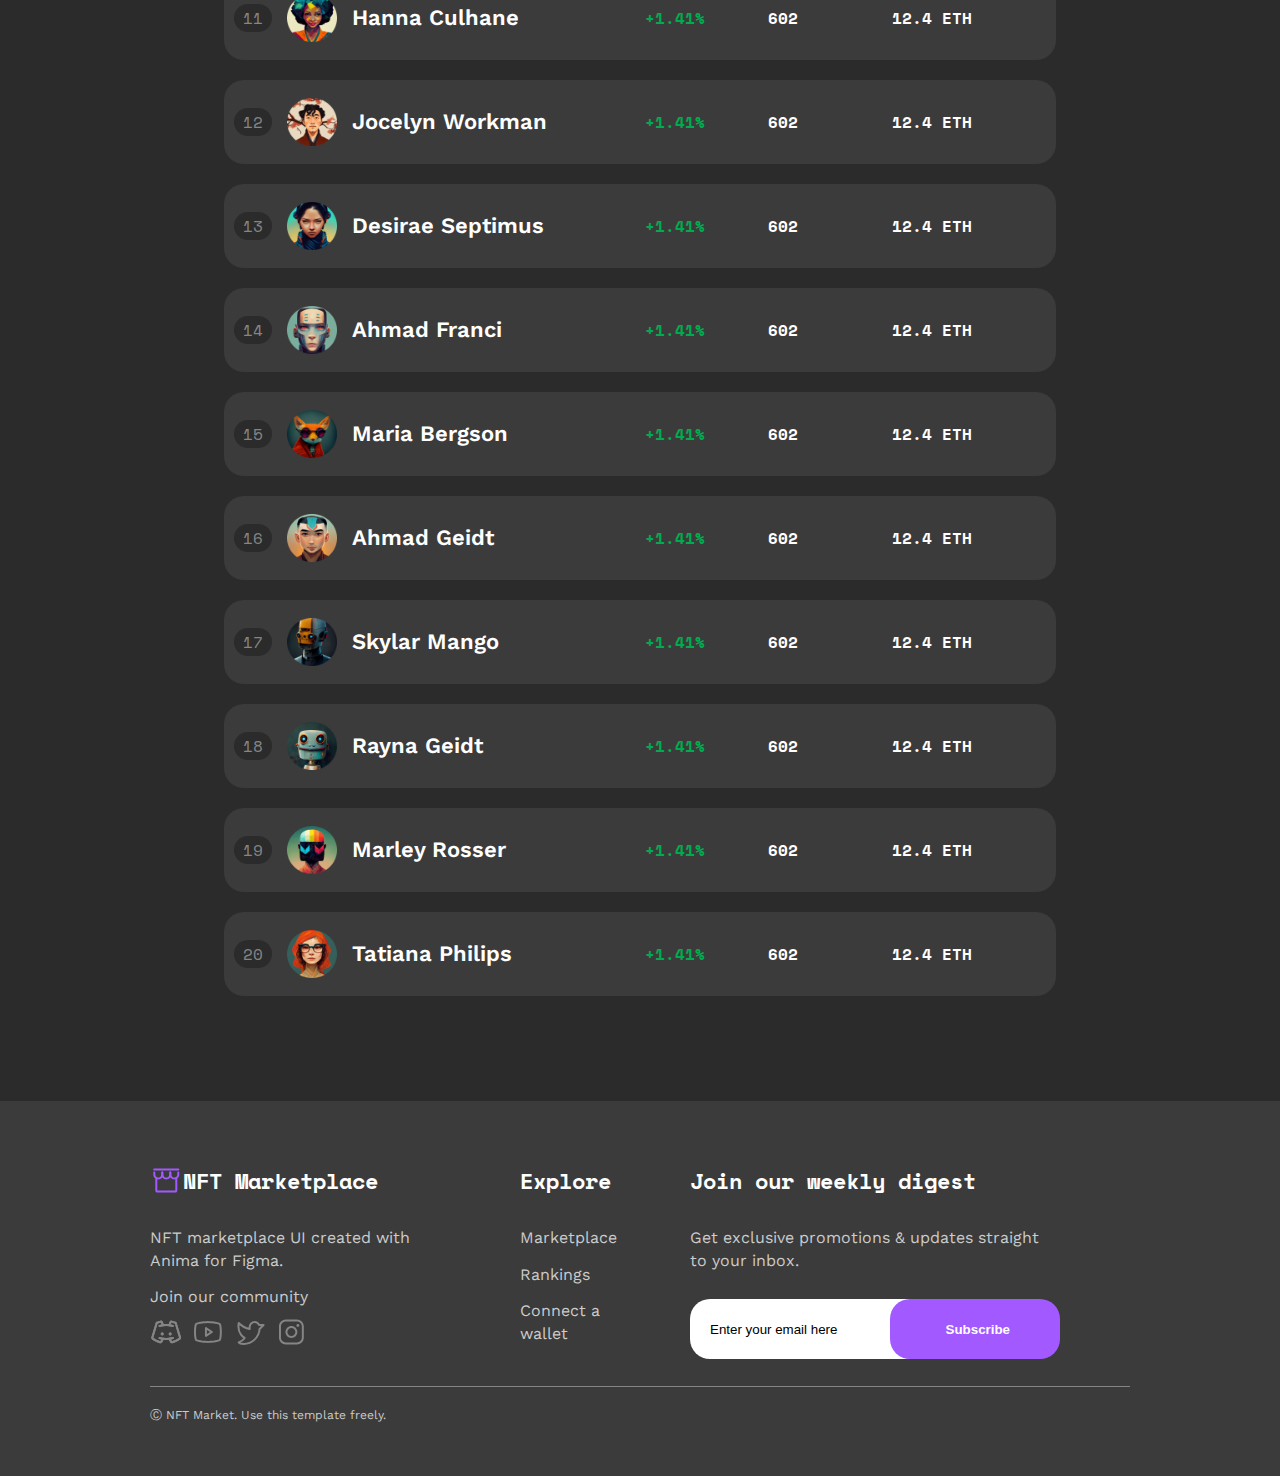
<file: rankings.html>
<!DOCTYPE html>
<html lang="en">
  <head>
    <meta charset="UTF-8" />
    <meta name="viewport" content="width=device-width, initial-scale=1.0" />
    <title>Rankings</title>
    <link rel="stylesheet" href="./rankings.css" />
    <link rel="preconnect" href="https://fonts.googleapis.com" />
    <link rel="preconnect" href="https://fonts.gstatic.com" crossorigin />
    <link
      href="https://fonts.googleapis.com/css2?family=Space+Mono:wght@700&family=Work+Sans:wght@400;600&display=swap"
      rel="stylesheet"
    />
  </head>
  <body>
    <div class="container">
      <!-- ! burger menu start -->
      <div class="burger-menu">
        <div class="burger-menu__content">
          <img
            src="./images/cancel_btn.png"
            alt="error"
            class="burger-menu__btn_close"
          />
          <ul class="burger-menu__list">
            <li class="burger-menu__item">
              <a href="marketplace.html">Marketplace</a>
            </li>
            <li class="burger-menu__item">
              <a href="rankings.html">Rankings</a>
            </li>
            <li class="burger-menu__item">
              <a href="connect_wallet.html">Connect a wallet</a>
            </li>
          </ul>
        </div>
      </div>
      <!-- ! burger menu end -->
      <!-- navbar start -->
      <div class="navbar">
        <div
          class="navbar__right"
          style="display: flex; justify-content: space-between"
        >
          <img src="./images/logo.svg" alt="navbar-logo" class="navbar__logo" />
          <h6 class="navbar__title">
            <a href="index.html">NFT Marketplace</a>
          </h6>
        </div>
        <div
          class="navbar__left"
          style="width: 50%; display: flex; justify-content: space-between"
        >
          <ul class="navbar__list">
            <li class="list__item">
              <a href="marketplace.html">Marketplace</a>
            </li>
            <li class="list__item"><a href="rankings.html">Rankings</a></li>
            <li class="list__item">
              <a href="connect_wallet.html">Connect a wallet</a>
            </li>
          </ul>
          <button class="navbar__button">
            <img src="./images/User.svg" alt="" />
            Sign up
          </button>
          <!-- ! кнопка бургер меню -->
          <img
            src="./images/burger__menu_icon.png"
            alt="burger_menu"
            class="navbar__btn_burger"
          />
        </div>
      </div>
      <!-- navbar end -->

      <div class="all_content">
        <div class="rankings_blog">
          <h2 class="rankings_title">Top Creators</h2>
          <p class="rankings_desc">
            Check out top ranking NFT artists on the NFT Marketplace.
          </p>
          <div class="rankings_filter">
            <h3 class="rankings_filter_active">Today</h3>
            <h3 class="rankings_filter_item">This Week</h3>
            <h3 class="rankings_filter_item">This Month</h3>

            <h3 class="rankings_filter_item">All Time</h3>
          </div>
          <div class="rankings_filter_none">
            <h3 class="rankings_filter_active">1d</h3>
            <h3 class="rankings_filter_item">7d</h3>
            <h3 class="rankings_filter_item">30d</h3>

            <h3 class="rankings_filter_item">All Time</h3>
          </div>
          <div class="rankings_cards">
            <div class="rankings_card_info">
              <div style="display: flex; flex-direction: row">
                <p class="rankings_card_artist_number">#</p>
                <h5 class="rankings_card_artist">Artist</h5>
              </div>
              <div
                class="control_text"
                style="display: flex; flex-direction: row; width: 50%"
              >
                <h5 class="rankings_card_desc">Change</h5>
                <h5 class="rankings_card_desc_center">NFTs Sold</h5>
                <h5 class="rankings_card_desc_end">Volume</h5>
              </div>
            </div>
            <div class="rankings_card">
              <div
                style="
                  display: flex;
                  flex-direction: row;
                  align-items: center;
                  justify-content: space-between;
                "
              >
                <p class="rankings_card_number">1</p>
                <img
                  width="50"
                  height="48"
                  src="./images/artists_avatar1.png"
                  alt=""
                />
                <h5 class="rankings_card_name">Jaydon Ekstrom Bothman</h5>
              </div>
              <div
                class="card_control_text"
                style="display: flex; flex-direction: row; width: 50%"
              >
                <h5 class="rankings_card_text_change">+1.41%</h5>
                <h5 class="rankings_card_text_center">602</h5>
                <h5 class="rankings_card_text_end">12.4 ETH</h5>
              </div>
            </div>

            <div class="rankings_card">
              <div
                style="
                  display: flex;
                  flex-direction: row;
                  align-items: center;
                  justify-content: space-between;
                "
              >
                <p class="rankings_card_number">2</p>
                <img
                  width="50"
                  height="48"
                  src="./images/artists_avatar2.png"
                  alt=""
                />
                <h5 class="rankings_card_name">Alfonso Bator</h5>
              </div>
              <div
                class="card_control_text"
                style="display: flex; flex-direction: row; width: 50%"
              >
                <h5 class="rankings_card_text_change">+1.41%</h5>
                <h5 class="rankings_card_text_center">602</h5>
                <h5 class="rankings_card_text_end">12.4 ETH</h5>
              </div>
            </div>

            <div class="rankings_card">
              <div
                style="
                  display: flex;
                  flex-direction: row;
                  align-items: center;
                  justify-content: space-between;
                "
              >
                <p class="rankings_card_number">3</p>
                <img
                  width="50"
                  height="48"
                  src="./images/artists_avatar3.png"
                  alt=""
                />
                <h5 class="rankings_card_name">Nolan Mango</h5>
              </div>
              <div
                class="card_control_text"
                style="display: flex; flex-direction: row; width: 50%"
              >
                <h5 class="rankings_card_text_change">+1.41%</h5>
                <h5 class="rankings_card_text_center">602</h5>
                <h5 class="rankings_card_text_end">12.4 ETH</h5>
              </div>
            </div>

            <div class="rankings_card">
              <div
                style="
                  display: flex;
                  flex-direction: row;
                  align-items: center;
                  justify-content: space-between;
                "
              >
                <p class="rankings_card_number">4</p>
                <img
                  width="50"
                  height="48"
                  src="./images/artists_avatar4.png"
                  alt=""
                />
                <h5 class="rankings_card_name">Nolan Mango</h5>
              </div>
              <div
                class="card_control_text"
                style="display: flex; flex-direction: row; width: 50%"
              >
                <h5 class="rankings_card_text_change">+1.41%</h5>
                <h5 class="rankings_card_text_center">602</h5>
                <h5 class="rankings_card_text_end">12.4 ETH</h5>
              </div>
            </div>

            <div class="rankings_card">
              <div
                style="
                  display: flex;
                  flex-direction: row;
                  align-items: center;
                  justify-content: space-between;
                "
              >
                <p class="rankings_card_number">5</p>
                <img
                  width="50"
                  height="48"
                  src="./images/artists_avatar5.png"
                  alt=""
                />
                <h5 class="rankings_card_name">Miracle Gouse</h5>
              </div>
              <div
                class="card_control_text"
                style="display: flex; flex-direction: row; width: 50%"
              >
                <h5 class="rankings_card_text_change">+1.41%</h5>
                <h5 class="rankings_card_text_center">602</h5>
                <h5 class="rankings_card_text_end">12.4 ETH</h5>
              </div>
            </div>

            <div class="rankings_card">
              <div
                style="
                  display: flex;
                  flex-direction: row;
                  align-items: center;
                  justify-content: space-between;
                "
              >
                <p class="rankings_card_number">6</p>
                <img
                  width="50"
                  height="48"
                  src="./images/artists_avatar6.png"
                  alt=""
                />
                <h5 class="rankings_card_name">Alena Septimus</h5>
              </div>
              <div
                class="card_control_text"
                style="display: flex; flex-direction: row; width: 50%"
              >
                <h5 class="rankings_card_text_change">+1.41%</h5>
                <h5 class="rankings_card_text_center">602</h5>
                <h5 class="rankings_card_text_end">12.4 ETH</h5>
              </div>
            </div>

            <div class="rankings_card">
              <div
                style="
                  display: flex;
                  flex-direction: row;
                  align-items: center;
                  justify-content: space-between;
                "
              >
                <p class="rankings_card_number">7</p>
                <img
                  width="50"
                  height="48"
                  src="./images/artists_avatar7.png"
                  alt=""
                />
                <h5 class="rankings_card_name">Desirae Lipshutz</h5>
              </div>
              <div
                class="card_control_text"
                style="display: flex; flex-direction: row; width: 50%"
              >
                <h5 class="rankings_card_text_change">+1.41%</h5>
                <h5 class="rankings_card_text_center">602</h5>
                <h5 class="rankings_card_text_end">12.4 ETH</h5>
              </div>
            </div>

            <div class="rankings_card">
              <div
                style="
                  display: flex;
                  flex-direction: row;
                  align-items: center;
                  justify-content: space-between;
                "
              >
                <p class="rankings_card_number">8</p>
                <img
                  width="50"
                  height="48"
                  src="./images/artists_avatar8.png"
                  alt=""
                />
                <h5 class="rankings_card_name">Paityn Kenter</h5>
              </div>
              <div
                class="card_control_text"
                style="display: flex; flex-direction: row; width: 50%"
              >
                <h5 class="rankings_card_text_change">+1.41%</h5>
                <h5 class="rankings_card_text_center">602</h5>
                <h5 class="rankings_card_text_end">12.4 ETH</h5>
              </div>
            </div>

            <div class="rankings_card">
              <div
                style="
                  display: flex;
                  flex-direction: row;
                  align-items: center;
                  justify-content: space-between;
                "
              >
                <p class="rankings_card_number">9</p>
                <img
                  width="50"
                  height="48"
                  src="./images/artists_avatar9.png"
                  alt=""
                />
                <h5 class="rankings_card_name">Alena Vaccaro</h5>
              </div>
              <div
                class="card_control_text"
                style="display: flex; flex-direction: row; width: 50%"
              >
                <h5 class="rankings_card_text_change">+1.41%</h5>
                <h5 class="rankings_card_text_center">602</h5>
                <h5 class="rankings_card_text_end">12.4 ETH</h5>
              </div>
            </div>

            <div class="rankings_card">
              <div
                style="
                  display: flex;
                  flex-direction: row;
                  align-items: center;
                  justify-content: space-between;
                "
              >
                <p class="rankings_card_number">10</p>
                <img
                  width="50"
                  height="48"
                  src="./images/artists_avatar10.png"
                  alt=""
                />
                <h5 class="rankings_card_name">Randy Carder</h5>
              </div>
              <div
                class="card_control_text"
                style="display: flex; flex-direction: row; width: 50%"
              >
                <h5 class="rankings_card_text_change">+1.41%</h5>
                <h5 class="rankings_card_text_center">602</h5>
                <h5 class="rankings_card_text_end">12.4 ETH</h5>
              </div>
            </div>

            <div class="rankings_card">
              <div
                style="
                  display: flex;
                  flex-direction: row;
                  align-items: center;
                  justify-content: space-between;
                "
              >
                <p class="rankings_card_number">11</p>
                <img
                  width="50"
                  height="48"
                  src="./images/artists_avatar11.png"
                  alt=""
                />
                <h5 class="rankings_card_name">Hanna Culhane</h5>
              </div>
              <div
                class="card_control_text"
                style="display: flex; flex-direction: row; width: 50%"
              >
                <h5 class="rankings_card_text_change">+1.41%</h5>
                <h5 class="rankings_card_text_center">602</h5>
                <h5 class="rankings_card_text_end">12.4 ETH</h5>
              </div>
            </div>
            <div class="rankings_card">
              <div
                style="
                  display: flex;
                  flex-direction: row;
                  align-items: center;
                  justify-content: space-between;
                "
              >
                <p class="rankings_card_number">12</p>
                <img
                  width="50"
                  height="48"
                  src="./images/artists_avatar12.png"
                  alt=""
                />
                <h5 class="rankings_card_name">Jocelyn Workman</h5>
              </div>
              <div
                class="card_control_text"
                style="display: flex; flex-direction: row; width: 50%"
              >
                <h5 class="rankings_card_text_change">+1.41%</h5>
                <h5 class="rankings_card_text_center">602</h5>
                <h5 class="rankings_card_text_end">12.4 ETH</h5>
              </div>
            </div>

            <div class="rankings_card">
              <div
                style="
                  display: flex;
                  flex-direction: row;
                  align-items: center;
                  justify-content: space-between;
                "
              >
                <p class="rankings_card_number">13</p>
                <img
                  width="50"
                  height="48"
                  src="./images/artists_avatar4.png"
                  alt=""
                />
                <h5 class="rankings_card_name">Desirae Septimus</h5>
              </div>
              <div
                class="card_control_text"
                style="display: flex; flex-direction: row; width: 50%"
              >
                <h5 class="rankings_card_text_change">+1.41%</h5>
                <h5 class="rankings_card_text_center">602</h5>
                <h5 class="rankings_card_text_end">12.4 ETH</h5>
              </div>
            </div>

            <div class="rankings_card">
              <div
                style="
                  display: flex;
                  flex-direction: row;
                  align-items: center;
                  justify-content: space-between;
                "
              >
                <p class="rankings_card_number">14</p>
                <img
                  width="50"
                  height="48"
                  src="./images/artists_avatar5.png"
                  alt=""
                />
                <h5 class="rankings_card_name">Ahmad Franci</h5>
              </div>
              <div
                class="card_control_text"
                style="display: flex; flex-direction: row; width: 50%"
              >
                <h5 class="rankings_card_text_change">+1.41%</h5>
                <h5 class="rankings_card_text_center">602</h5>
                <h5 class="rankings_card_text_end">12.4 ETH</h5>
              </div>
            </div>

            <div class="rankings_card">
              <div
                style="
                  display: flex;
                  flex-direction: row;
                  align-items: center;
                  justify-content: space-between;
                "
              >
                <p class="rankings_card_number">15</p>
                <img
                  width="50"
                  height="48"
                  src="./images/artists_avatar6.png"
                  alt=""
                />
                <h5 class="rankings_card_name">Maria Bergson</h5>
              </div>
              <div
                class="card_control_text"
                style="display: flex; flex-direction: row; width: 50%"
              >
                <h5 class="rankings_card_text_change">+1.41%</h5>
                <h5 class="rankings_card_text_center">602</h5>
                <h5 class="rankings_card_text_end">12.4 ETH</h5>
              </div>
            </div>

            <div class="rankings_card">
              <div
                style="
                  display: flex;
                  flex-direction: row;
                  align-items: center;
                  justify-content: space-between;
                "
              >
                <p class="rankings_card_number">16</p>
                <img
                  width="50"
                  height="48"
                  src="./images/artists_avatar7.png"
                  alt=""
                />
                <h5 class="rankings_card_name">Ahmad Geidt</h5>
              </div>
              <div
                class="card_control_text"
                style="display: flex; flex-direction: row; width: 50%"
              >
                <h5 class="rankings_card_text_change">+1.41%</h5>
                <h5 class="rankings_card_text_center">602</h5>
                <h5 class="rankings_card_text_end">12.4 ETH</h5>
              </div>
            </div>

            <div class="rankings_card">
              <div
                style="
                  display: flex;
                  flex-direction: row;
                  align-items: center;
                  justify-content: space-between;
                "
              >
                <p class="rankings_card_number">17</p>
                <img
                  width="50"
                  height="48"
                  src="./images/artists_avatar8.png"
                  alt=""
                />
                <h5 class="rankings_card_name">Skylar Mango</h5>
              </div>
              <div
                class="card_control_text"
                style="display: flex; flex-direction: row; width: 50%"
              >
                <h5 class="rankings_card_text_change">+1.41%</h5>
                <h5 class="rankings_card_text_center">602</h5>
                <h5 class="rankings_card_text_end">12.4 ETH</h5>
              </div>
            </div>

            <div class="rankings_card">
              <div
                style="
                  display: flex;
                  flex-direction: row;
                  align-items: center;
                  justify-content: space-between;
                "
              >
                <p class="rankings_card_number">18</p>
                <img
                  width="50"
                  height="48"
                  src="./images/artists_avatar9.png"
                  alt=""
                />
                <h5 class="rankings_card_name">Rayna Geidt</h5>
              </div>
              <div
                class="card_control_text"
                style="display: flex; flex-direction: row; width: 50%"
              >
                <h5 class="rankings_card_text_change">+1.41%</h5>
                <h5 class="rankings_card_text_center">602</h5>
                <h5 class="rankings_card_text_end">12.4 ETH</h5>
              </div>
            </div>

            <div class="rankings_card">
              <div
                style="
                  display: flex;
                  flex-direction: row;
                  align-items: center;
                  justify-content: space-between;
                "
              >
                <p class="rankings_card_number">19</p>
                <img
                  width="50"
                  height="48"
                  src="./images/artists_avatar10.png"
                  alt=""
                />
                <h5 class="rankings_card_name">Marley Rosser</h5>
              </div>
              <div
                class="card_control_text"
                style="display: flex; flex-direction: row; width: 50%"
              >
                <h5 class="rankings_card_text_change">+1.41%</h5>
                <h5 class="rankings_card_text_center">602</h5>
                <h5 class="rankings_card_text_end">12.4 ETH</h5>
              </div>
            </div>
            <div class="rankings_card">
              <div
                style="
                  display: flex;
                  flex-direction: row;
                  align-items: center;
                  justify-content: space-between;
                "
              >
                <p class="rankings_card_number">20</p>
                <img
                  width="50"
                  height="48"
                  src="./images/artists_avatar1.png"
                  alt=""
                />
                <h5 class="rankings_card_name">Tatiana Philips</h5>
              </div>
              <div style="display: flex; flex-direction: row; width: 50%">
                <h5 class="rankings_card_text_change">+1.41%</h5>
                <h5 class="rankings_card_text_center">602</h5>
                <h5 class="rankings_card_text_end">12.4 ETH</h5>
              </div>
            </div>
          </div>
        </div>
      </div>
    </div>
    <!-- ? Footer start -->
    <div class="content">
      <footer>
        <div class="footer__left">
          <div style="display: flex; flex-direction: row">
            <img src="./images/logo.svg" alt="" />
            <h3 class="footer__title">NFT Marketplace</h3>
          </div>
          <p class="footer__text">
            NFT marketplace UI created with Anima for Figma.
          </p>
          <p class="footer__text">Join our community</p>
          <img class="footer__icons" src="./images/footer_icons.svg" alt="" />
        </div>
        <div class="footer__center">
          <h3 class="footer__title">Explore</h3>
          <p class="footer__text">Marketplace</p>
          <p class="footer__text">Rankings</p>
          <p class="footer__text">Connect a wallet</p>
        </div>
        <div class="footer__right">
          <h3 class="footer__title">Join our weekly digest</h3>
          <p class="footer__text">
            Get exclusive promotions & updates straight to your inbox.
          </p>
          <div class="footer__btn_control">
            <button class="footer__btn_first">Enter your email here</button>
            <button class="footer__btn_second">Subscribe</button>
          </div>
        </div>
      </footer>
      <p class="footer__end">Ⓒ NFT Market. Use this template freely.</p>
    </div>
    <!-- ? Footer end -->
    <script>
      let openBtn = document.querySelector(".navbar__btn_burger");
      let closeBtn = document.querySelector(".burger-menu__btn_close");
      let burgerMenu = document.querySelector(".burger-menu");

      openBtn.addEventListener("click", () => {
        burgerMenu.style.display = "block";
      });

      closeBtn.addEventListener("click", () => {
        burgerMenu.style.display = "none";
      });
    </script>
  </body>
</html>
</file>
<file: connect_wallet.css>
body {
  background-color: #2b2b2b;
  color: #ffffff;
  font-family: "Work Sans", sans-serif;
  margin: 0;
  padding: 0;
  width: 100%;
  height: 100%;
}
.container {
  width: 90%;
  margin: auto;
  align-items: center;
  padding: 2% 0px;
}

/* navbar styles start */

.navbar {
  display: flex;
  justify-content: space-between;
}

.navbar__logo {
  width: 15%;
}
.navbar__title > a {
  font-weight: 600;
  text-decoration: none;
  color: white;
  font-size: 18px;
}
.navbar__list {
  display: flex;
  list-style-type: none;
  width: 70%;
  margin: 0px !important;
  justify-content: space-between;
  align-items: center;
  font-size: 18px;
}

.list__item > a {
  font-weight: 600;
  text-decoration: none;
  color: white;
}
.list__item > a:hover {
  color: #a259ff;
  font-weight: 400;
  transition: 0.8s;
}

.navbar__button {
  display: flex;
  width: 130px;
  height: 60px;
  border-radius: 20px;
  border: none;
  padding: 0px 20px;
  background-color: #a259ff;
  font-size: 16px;
  font-weight: 600;
  color: #ffffff;
  align-items: center;
}
.navbar__button > img {
  width: 27%;
  margin-right: 5%;
}
.navbar__btn_burger {
  display: none;
}
.navbar__left > a {
  text-decoration: none;
}

/* navbar styles end */

/*  burger-menu styles start */
.burger-menu {
  display: none;
  width: 98%;
  background-color: #363638;
  position: absolute;
  z-index: 1;
  top: 1%;
  right: 1%;
  left: 1%;
  border-radius: 10px;
  border: 2px solid white;
  height: min-content;
}

.burger-menu__content {
  width: 100%;
  height: 100%;
  display: flex;
  flex-direction: column;
  justify-content: space-between;
  align-items: center;
}

.burger-menu__btn_close {
  width: 4%;
  height: 4%;
  cursor: pointer;
  margin: 4% 0;
}
.burger-menu__input {
  width: 30%;
  height: 20%;
  background-color: transparent;
  border-radius: 5px;
  border: 1px solid white;
}

.burger-menu__list {
  list-style-type: none;
  padding: 0;
  height: 50%;
  display: flex;
  flex-direction: column;
  justify-content: space-between;
  align-items: center;
}

.burger-menu__item > a {
  text-decoration: none;
  color: white;
}

/*  burger-menu styles end */

/* create account content styles start */
.connect_wallet {
  display: flex;
  flex-direction: row;
  justify-content: space-between;
}
.connect_wallet_img {
  display: flex;
  width: 48%;
  height: 641px;
}
.connect_wallet_right {
  display: flex;
  flex-direction: column;
  width: 48%;
  margin-top: 80px;
}
.connect_wallet_title {
  font-size: 51px;
  font-weight: 600;
  margin: 0px;
}
.connect_wallet_desc {
  font-size: 22px;
  width: 60%;
  line-height: 160%;
}
.connect_wallet_content {
  display: flex;
  flex-direction: column;
  margin-top: 30px;
}
.connect_wallet_conrol {
  display: flex;
  flex-direction: row;
  width: 240px;
  height: 35px;
  padding: 20px 40px;
  border-radius: 20px;
  border: 1px solid #a259ff;
  background-color: #3b3b3b;
  margin-bottom: 15px;
}
.connect_wallet_logo {
  width: 32px;
  height: 32px;
}
.connect_wallet_text {
  font-size: 22px;
  font-weight: 600;
  margin: 0px;
  margin-left: 10px;
}

/* create account content styles end */

/*? footer styles start */
.content {
  background: #3b3b3b;
  padding: 40px 195px;
}
footer {
  display: flex;
  flex-direction: row;
  justify-content: space-between;
  border-bottom: 1px solid #858584;
  padding-bottom: 27px;
}
.footer__left {
  display: flex;
  flex-direction: column;
  padding-right: 70px;
}
.footer__center {
  display: flex;
  flex-direction: column;
  padding-right: 70px;
}
.footer__right {
  display: flex;
  flex-direction: column;
  padding-right: 70px;
}
.footer__title {
  font-family: "Space Mono";
  font-weight: 700;
  font-size: 22px;
  line-height: 160%;
}
.footer__text {
  font-family: "Work Sans";
  font-weight: 400;
  font-size: 16px;
  line-height: 140%;
  color: #cccccc;
  margin: 7px 0px;
}
.footer__icons {
  width: 158px;
  height: 32px;
}
.footer__btn_control {
  display: flex;
  flex-direction: row;
  margin-top: 20px;
}
.footer__btn_first {
  display: flex;
  flex-direction: row;
  align-items: center;
  padding: 16px 0px 16px 20px;
  gap: 12px;
  width: 250px;
  height: 60px;
  background: #ffffff;
  border-radius: 20px;
  border: none;
}
.footer__btn_second {
  display: flex;
  flex-direction: row;
  justify-content: flex-end;
  align-items: center;
  padding: 0px 50px;
  gap: 12px;
  width: 170px;
  height: 60px;
  background: #a259ff;
  border-radius: 20px;
  border: none;
  margin-left: -50px;
  font-weight: 600;
  color: #ffffff;
}
.footer__end {
  color: #cccccc;
  font-family: "Work Sans";
  font-weight: 400;
  font-size: 12px;
  margin-top: 20px;
}
/*? footer styles end */

/* !Adaptive */
@media all and (max-width: 1317px) {
  .content {
    padding: 40px 150px;
  }
  .navbar__button {
    width: 120px;
    padding: 0px 14px;
  }
  .connect_wallet_desc {
    width: 90%;
  }
}
@media all and (max-width: 1237px) {
  .navbar__left {
    width: 60% !important;
  }
  .content {
    padding: 40px 130px;
  }
}
@media all and (max-width: 1172px) {
  .content {
    padding: 40px 90px;
  }
}
@media all and (max-width: 1097px) {
  .content {
    padding: 40px 70px;
  }
}
@media all and (max-width: 1079px) {
  .navbar__left {
    width: 70% !important;
  }
}
@media all and (max-width: 1055px) {
  .content {
    padding: 40px 40px;
  }
}
@media all and (max-width: 1003px) {
  .navbar__list {
    display: none;
  }
  .navbar__left {
    width: 40% !important;
  }
  .navbar__btn_burger {
    display: block;
    width: 50px;
    height: 50px;
  }
  .navbar__button {
    width: 130px;
    height: 40px;
    padding: 0px 30px 0px 30px;
    font-size: 13px;
  }
  .navbar__button > img {
    width: 25%;
  }
}
@media all and (max-width: 994px) {
  .container {
    margin: 0px 50px;
  }
  .content {
    padding: 40px 100px;
  }
  footer {
    flex-direction: column;
  }
  .connect_wallet_title {
    font-size: 46px;
  }
  .connect_wallet_desc {
    font-size: 20px;
  }
}
@media all and (max-width: 775px) {
  .content {
    padding: 40px 50px;
  }
}
@media all and (max-width: 768px) {
  .container {
    margin: 0px 30px;
  }
  .connect_wallet {
    flex-direction: column;
  }
  .connect_wallet_img {
    width: 100%;
    height: 550px;
  }
  .connect_wallet_right {
    align-items: center;
    width: 80%;
    padding: 50px;
    margin-top: 0px;
  }
  .connect_wallet_desc {
    text-align: center;
  }
}
@media all and (max-width: 579px) {
  .navbar__btn_burger {
    width: 30px;
    height: 30px;
  }
  .navbar__button {
    width: 118px;
    height: 44px;
    font-size: 10px;
  }
  .footer__btn_control {
    flex-direction: column;
    align-items: center;
  }
  .footer__btn_first {
    width: 200px;
    padding: 16px 0px 16px 14px;
  }
  .footer__btn_second {
    width: 140px;
    margin-left: 0px;
    margin-top: 5px;
    padding: 0px 30px;
  }
}
@media all and (max-width: 516px) {
  .connect_wallet_title {
    font-size: 40px;
  }
  .connect_wallet_desc {
    font-size: 18px;
  }
  .connect_wallet_right {
    width: 80%;
    padding: 30px;
  }
  .connect_wallet_img {
    height: 400px;
  }
}
@media all and (max-width: 418px) {
  .content {
    padding: 24px 20px;
  }
  .connect_wallet_conrol {
    width: 220px;
  }
  .connect_wallet_text {
    font-size: 20px;
  }
}
@media all and (max-width: 384px) {
  .navbar__button {
    width: 70px;
    height: 30px;
    padding: 0px 6px;
    margin-top: 15px;
  }
  .connect_wallet_img {
    height: 300px;
  }
  .connect_wallet_title {
    font-size: 35px;
  }
  .connect_wallet_conrol {
    width: 250px;
  }
}
@media all and (max-width: 372px) {
  .navbar__left {
    width: 40% !important;
  }
  .navbar__btn_burger {
    width: 30px;
    height: 30px;
  }

  .navbar__title > a {
    font-size: 13px;
  }
  .container {
    margin: 0px 20px;
  }
  .footer__left {
    padding-right: 30px;
  }
}
@media all and (max-width: 336px) {
  .connect_wallet_title {
    font-size: 30px;
  }
  .connect_wallet_desc {
    font-size: 16px;
  }
  .connect_wallet_right {
    padding: 20px;
  }
  .connect_wallet_conrol {
    width: 200px;
  }
}
</file>
<file: create_account.css>
body {
  background-color: #2b2b2b;
  color: #ffffff;
  font-family: "Work Sans", sans-serif;
  margin: 0;
  padding: 0;
  width: 100%;
  height: 100%;
}
.container {
  width: 90%;
  margin: auto;
  align-items: center;
  padding: 2% 0px;
}

/* navbar styles start */

.navbar {
  display: flex;
  justify-content: space-between;
}

.navbar__logo {
  width: 15%;
}
.navbar__title > a {
  font-weight: 600;
  text-decoration: none;
  color: white;
  font-size: 18px;
}
.navbar__list {
  display: flex;
  list-style-type: none;
  width: 70%;
  margin: 0px !important;
  justify-content: space-between;
  align-items: center;
  font-size: 18px;
}

.list__item > a {
  font-weight: 600;
  text-decoration: none;
  color: white;
}
.list__item > a:hover {
  color: #a259ff;
  font-weight: 400;
  transition: 0.8s;
}

.navbar__button {
  display: flex;
  width: 130px;
  height: 60px;
  border-radius: 20px;
  border: none;
  padding: 0px 20px;
  background-color: #a259ff;
  font-size: 16px;
  font-weight: 600;
  color: #ffffff;
  align-items: center;
}
.navbar__button > img {
  width: 27%;
  margin-right: 5%;
}
.navbar__btn_burger {
  display: none;
}
.navbar__left > a {
  text-decoration: none;
}

/* navbar styles end */

/*  burger-menu styles start */
.burger-menu {
  display: none;
  width: 98%;
  background-color: #363638;
  position: absolute;
  z-index: 1;
  top: 1%;
  right: 1%;
  left: 1%;
  border-radius: 10px;
  border: 2px solid white;
  height: min-content;
}

.burger-menu__content {
  width: 100%;
  height: 100%;
  display: flex;
  flex-direction: column;
  justify-content: space-between;
  align-items: center;
}

.burger-menu__btn_close {
  width: 4%;
  height: 4%;
  cursor: pointer;
  margin: 4% 0;
}
.burger-menu__input {
  width: 30%;
  height: 20%;
  background-color: transparent;
  border-radius: 5px;
  border: 1px solid white;
}

.burger-menu__list {
  list-style-type: none;
  padding: 0;
  height: 50%;
  display: flex;
  flex-direction: column;
  justify-content: space-between;
  align-items: center;
}

.burger-menu__item > a {
  text-decoration: none;
  color: white;
}

/*  burger-menu styles end */

/* create account content styles start */
.create_account {
  display: flex;
  flex-direction: row;
  justify-content: space-between;
}
.create_account_img {
  display: flex;
  width: 48%;
  height: 691px;
}
.create_account_right {
  display: flex;
  flex-direction: column;
  width: 48%;
  margin-top: 80px;
}
.create_account_title {
  font-size: 51px;
  font-weight: 600;
  margin: 0px;
}
.create_account_desc {
  font-size: 22px;
  width: 60%;
  line-height: 160%;
}
.create_account_control {
  display: flex;
  flex-direction: column;
  margin-top: 30px;
}
.account_input_conrol {
  display: flex;
  flex-direction: row;
  width: 290px;
  height: 14px;
  padding: 16px 20px;
  border-radius: 20px;
  border: 1px solid #858584;
  background-color: #ffffff;
  margin-bottom: 15px;
}
.account_input_logo {
  width: 20px;
  height: 20px;
  margin-top: -3px;
}
.account_input {
  background: transparent;
  color: #2b2b2b;
  font-size: 16px;
  border: none;
  margin-left: 7px;
}
.account_btn {
  width: 330px;
  height: 46px;
  border-radius: 20px;
  background: #a259ff;
  color: #ffffff;
  font-weight: 600;
  border: none;
  margin-top: 20px;
  font-size: 16px;
}
/* create account content styles end */

/*? footer styles start */
.content {
  background: #3b3b3b;
  padding: 40px 195px;
}
footer {
  display: flex;
  flex-direction: row;
  justify-content: space-between;
  border-bottom: 1px solid #858584;
  padding-bottom: 27px;
}
.footer__left {
  display: flex;
  flex-direction: column;
  padding-right: 70px;
}
.footer__center {
  display: flex;
  flex-direction: column;
  padding-right: 70px;
}
.footer__right {
  display: flex;
  flex-direction: column;
  padding-right: 70px;
}
.footer__title {
  font-family: "Space Mono";
  font-weight: 700;
  font-size: 22px;
  line-height: 160%;
}
.footer__text {
  font-family: "Work Sans";
  font-weight: 400;
  font-size: 16px;
  line-height: 140%;
  color: #cccccc;
  margin: 7px 0px;
}
.footer__icons {
  width: 158px;
  height: 32px;
}
.footer__btn_control {
  display: flex;
  flex-direction: row;
  margin-top: 20px;
}
.footer__btn_first {
  display: flex;
  flex-direction: row;
  align-items: center;
  padding: 16px 0px 16px 20px;
  gap: 12px;
  width: 250px;
  height: 60px;
  background: #ffffff;
  border-radius: 20px;
  border: none;
}
.footer__btn_second {
  display: flex;
  flex-direction: row;
  justify-content: flex-end;
  align-items: center;
  padding: 0px 50px;
  gap: 12px;
  width: 170px;
  height: 60px;
  background: #a259ff;
  border-radius: 20px;
  border: none;
  margin-left: -50px;
  font-weight: 600;
  color: #ffffff;
}
.footer__end {
  color: #cccccc;
  font-family: "Work Sans";
  font-weight: 400;
  font-size: 12px;
  margin-top: 20px;
}
/*? footer styles end */

/* !Adaptive */
@media all and (max-width: 1317px) {
  .content {
    padding: 40px 150px;
  }
  .navbar__button {
    width: 120px;
    padding: 0px 14px;
  }
  .create_account_desc {
    width: 90%;
  }
}
@media all and (max-width: 1237px) {
  .navbar__left {
    width: 60% !important;
  }
  .content {
    padding: 40px 130px;
  }
}
@media all and (max-width: 1172px) {
  .content {
    padding: 40px 90px;
  }
}
@media all and (max-width: 1097px) {
  .content {
    padding: 40px 70px;
  }
}
@media all and (max-width: 1079px) {
  .navbar__left {
    width: 70% !important;
  }
}
@media all and (max-width: 1055px) {
  .content {
    padding: 40px 40px;
  }
}
@media all and (max-width: 1003px) {
  .navbar__list {
    display: none;
  }
  .navbar__left {
    width: 40% !important;
  }
  .navbar__btn_burger {
    display: block;
    width: 50px;
    height: 50px;
  }
  .navbar__button {
    width: 130px;
    height: 40px;
    padding: 0px 30px 0px 30px;
    font-size: 13px;
  }
  .navbar__button > img {
    width: 25%;
  }
}
@media all and (max-width: 994px) {
  .container {
    margin: 0px 50px;
  }
  .content {
    padding: 40px 100px;
  }
  footer {
    flex-direction: column;
  }
  .create_account_title {
    font-size: 46px;
  }
  .create_account_desc {
    font-size: 20px;
  }
}
@media all and (max-width: 775px) {
  .content {
    padding: 40px 50px;
  }
}
@media all and (max-width: 768px) {
  .container {
    margin: 0px 30px;
  }
  .create_account {
    flex-direction: column;
  }
  .create_account_img {
    width: 100%;
    height: 500px;
  }
  .create_account_right {
    align-items: center;
    width: 80%;
    padding: 50px;
    margin-top: 0px;
  }
  .create_account_desc {
    text-align: center;
  }
}
@media all and (max-width: 579px) {
  .navbar__btn_burger {
    width: 30px;
    height: 30px;
  }
  .navbar__button {
    width: 118px;
    height: 44px;
    font-size: 10px;
  }
  .footer__btn_control {
    flex-direction: column;
    align-items: center;
  }
  .footer__btn_first {
    width: 200px;
    padding: 16px 0px 16px 14px;
  }
  .footer__btn_second {
    width: 140px;
    margin-left: 0px;
    margin-top: 5px;
    padding: 0px 30px;
  }
}
@media all and (max-width: 516px) {
  .create_account_title {
    font-size: 40px;
  }
  .create_account_desc {
    font-size: 18px;
  }
  .create_account_right {
    width: 80%;
    padding: 30px;
  }
  .create_account_img {
    height: 400px;
  }
}
@media all and (max-width: 418px) {
  .content {
    padding: 24px 20px;
  }
}
@media all and (max-width: 384px) {
  .navbar__button {
    width: 70px;
    height: 30px;
    padding: 0px 6px;
    margin-top: 15px;
  }
  .create_account_img {
    height: 300px;
  }
  .create_account_title {
    font-size: 35px;
  }
  .account_input_conrol {
    width: 250px;
  }
  .account_btn {
    width: 290px;
  }
}
@media all and (max-width: 372px) {
  .navbar__left {
    width: 40% !important;
  }
  .navbar__btn_burger {
    width: 30px;
    height: 30px;
  }

  .navbar__title > a {
    font-size: 13px;
  }
  .container {
    margin: 0px 20px;
  }
  .footer__left {
    padding-right: 30px;
  }
}
@media all and (max-width: 336px) {
  .create_account_title {
    font-size: 30px;
  }
  .create_account_desc {
    font-size: 16px;
  }
  .create_account_right {
    padding: 20px;
  }
  .account_input_conrol {
    width: 230px;
  }
  .account_btn {
    width: 270px;
  }
}
</file>
<file: marketplace.css>
body {
  background-color: #2b2b2b;
  color: #ffffff;
  font-family: "Work Sans", sans-serif;
  margin: 0;
  padding: 0;
  width: 100%;
  height: 100%;
}
.container {
  width: 90%;
  margin: auto;
  align-items: center;
  padding: 2% 0px;
}

/* navbar styles start */

.navbar {
  display: flex;
  justify-content: space-between;
}

.navbar__logo {
  width: 15%;
}
.navbar__title > a {
  font-weight: 600;
  text-decoration: none;
  color: white;
  font-size: 18px;
}
.navbar__list {
  display: flex;
  list-style-type: none;
  width: 70%;
  margin: 0px !important;
  justify-content: space-between;
  align-items: center;
  font-size: 18px;
}

.list__item > a {
  font-weight: 600;
  text-decoration: none;
  color: white;
}
.list__item > a:hover {
  color: #a259ff;
  font-weight: 400;
  transition: 0.8s;
}

.navbar__button {
  display: flex;
  width: 148px;
  height: 60px;
  border-radius: 20px;
  border: none;
  padding: 0px 28px 0px 28px;
  background-color: #a259ff;
  font-size: 16px;
  font-weight: 600;
  color: #ffffff;
  align-items: center;
}
.navbar__button > img {
  width: 27%;
  margin-right: 5%;
}
.navbar__btn_burger {
  display: none;
}
.navbar__left > a {
  text-decoration: none;
}

/* navbar styles end */
/*  burger-menu styles start */
.burger-menu {
  display: none;
  width: 98%;
  background-color: #363638;
  position: absolute;
  z-index: 1;
  top: 1%;
  right: 1%;
  left: 1%;
  border-radius: 10px;
  border: 2px solid white;
  height: min-content;
}

.burger-menu__content {
  width: 100%;
  height: 100%;
  display: flex;
  flex-direction: column;
  justify-content: space-between;
  align-items: center;
}

.burger-menu__btn_close {
  width: 4%;
  height: 4%;
  cursor: pointer;
  margin: 4% 0;
}
.burger-menu__input {
  width: 30%;
  height: 20%;
  background-color: transparent;
  border-radius: 5px;
  border: 1px solid white;
}

.burger-menu__list {
  list-style-type: none;
  padding: 0;
  height: 50%;
  display: flex;
  flex-direction: column;
  justify-content: space-between;
  align-items: center;
}

.burger-menu__item > a {
  text-decoration: none;
  color: white;
}

/*  burger-menu styles end */

.all_content {
  padding: 80px 160px;
  display: flex;
  width: 1050px;
  flex-direction: column;
  justify-content: center;
}

/* marketplace style start */
.marketplace__title {
  font-size: 51px;
  font-weight: 600;
  margin-bottom: 0px;
}
.marketplace__desc {
  font-size: 22px;
  margin-top: 10px;
}
.marketplace__search {
  display: flex;
  flex-direction: row;
  height: 60px;
  border-radius: 20px;
  border: 1px solid #3b3b3b;
  margin-top: 10px;
}
.marketplace__input {
  color: #858584;
  background-color: transparent;
  font-size: 16px;
  border: none;
  font-family: Work Sans;
  width: 93%;
  padding: 0px 20px;
}
.marketplace__search_logo {
  width: 24px;
  height: 24px;
  margin-top: 25px;
}
/* ? content styles */
.marketplace_content {
  display: flex;
  flex-direction: column;
}
.marketplace__filter_left {
  display: flex;
  flex-direction: row;
  justify-content: center;
  width: 35%;
  padding: 0px 30px;
  border-bottom: 2px solid #858584;
}
.marketplace__filter_left > button {
  border-radius: 20px;
  background: #858584;
  padding: 3px 6px;
  width: 45px;
  height: 37px;
  color: #ffffff;
  font-size: 16px;
  font-family: Space Mono;
  border: none;
  margin-top: 14px;
  margin-left: 8px;
}
.marketplace__filter_left > h3 {
  font-size: 22px;
  font-weight: 600;
}
.marketplace__filter_right {
  display: flex;
  flex-direction: row;
  justify-content: center;
  width: 35%;
  padding: 0px 30px;
}
.marketplace__filter_right > button {
  border-radius: 20px;
  background: #3b3b3b;
  padding: 3px 6px;
  width: 45px;
  height: 37px;
  color: #ffffff;
  font-size: 16px;
  font-family: Space Mono;
  border: none;
  margin-top: 14px;
  margin-left: 8px;
}
.marketplace__filter_right > h3 {
  font-size: 22px;
  font-weight: 600;
  color: #858584;
}
.marketplace__cards_blog {
  display: flex;
  justify-content: center;
  width: 100%;
  background-color: #3b3b3b;
  padding-bottom: 70px;
  border-bottom: 2px solid #2b2b2b;
}
.marketplace__cards {
  width: 70%;
  display: flex;
  flex-direction: row;
  justify-content: space-between;
  flex-wrap: wrap;
  margin-top: 30px;
}
.marketplace__card {
  display: flex;
  flex-direction: column;
  max-width: 320px;
  max-height: 469px;
  border-radius: 20px;
  background: #2b2b2b;
  margin-top: 30px;
  transition: all 0.3s ease;
}
.marketplace__card:hover {
  max-width: 310px;
}
.marketplace__card_content {
  padding: 20px 30px 25px;
}
.marketplace__card_title {
  margin: 0px;
  font-weight: 600;
  font-size: 22px;
  line-height: 140%;
}
.marketplace__avatar_name {
  font-family: "Space Mono";
  margin-bottom: 0px;
  margin-top: 5px;
  margin-left: 10px;
  font-size: 16px;
}
.marketplace__card_text {
  margin-top: 20px;
  font-family: "Space Mono";
  font-weight: 400;
  font-size: 12px;
  line-height: 110%;
  color: #858584;
}
.marketplace__card_text_item {
  font-family: "Space Mono";
  font-weight: 400;
  font-size: 16px;
  line-height: 140%;
  margin: 0px;
}

.marketplace__none {
  display: none;
}
/* marketplace styles end */
/*? footer styles start */
.content {
  background: #3b3b3b;
  padding: 40px 195px;
}
footer {
  display: flex;
  flex-direction: row;
  justify-content: space-between;
  border-bottom: 1px solid #858584;
  padding-bottom: 27px;
}
.footer__left {
  display: flex;
  flex-direction: column;
  padding-right: 70px;
}
.footer__center {
  display: flex;
  flex-direction: column;
  padding-right: 70px;
}
.footer__right {
  display: flex;
  flex-direction: column;
  padding-right: 70px;
}
.footer__title {
  font-family: "Space Mono";
  font-weight: 700;
  font-size: 22px;
  line-height: 160%;
}
.footer__text {
  font-family: "Work Sans";
  font-weight: 400;
  font-size: 16px;
  line-height: 140%;
  color: #cccccc;
  margin: 7px 0px;
}
.footer__icons {
  width: 158px;
  height: 32px;
}
.footer__btn_control {
  display: flex;
  flex-direction: row;
  margin-top: 20px;
}
.footer__btn_first {
  display: flex;
  flex-direction: row;
  align-items: center;
  padding: 16px 0px 16px 20px;
  gap: 12px;
  width: 250px;
  height: 60px;
  background: #ffffff;
  border-radius: 20px;
  border: none;
}
.footer__btn_second {
  display: flex;
  flex-direction: row;
  justify-content: flex-end;
  align-items: center;
  padding: 0px 50px;
  gap: 12px;
  width: 170px;
  height: 60px;
  background: #a259ff;
  border-radius: 20px;
  border: none;
  margin-left: -50px;
  font-weight: 600;
  color: #ffffff;
}
.footer__end {
  color: #cccccc;
  font-family: "Work Sans";
  font-weight: 400;
  font-size: 12px;
  margin-top: 20px;
}
/*? footer styles end */

/* !Adaptive */

@media all and (max-width: 1449px) {
  .all_content {
    padding: 80px 100px;
  }
  .navbar__button {
    width: 120px;
    height: 45px;
    padding: 0px 10px;
    margin-top: 7px;
  }
}
@media all and (max-width: 1327px) {
  .all_content {
    padding: 80px 50px;
  }
  .marketplace__search {
    width: 900px;
  }
  .marketplace__search_logo {
    margin-top: 20px;
  }
}

@media all and (max-width: 1317px) {
  .content {
    padding: 40px 150px;
  }
}
@media all and (max-width: 1237px) {
  .navbar__left {
    width: 60% !important;
  }
  .content {
    padding: 40px 130px;
  }
  .marketplace__title {
    font-size: 47px;
  }
  .all_content {
    padding: 80px 80px;
    width: 900px;
  }
}
@media all and (max-width: 1172px) {
  .content {
    padding: 40px 90px;
  }
}
@media all and (max-width: 1129px) {
  .all_content {
    padding: 80px 60px;
    width: 850px;
  }
}
@media all and (max-width: 1097px) {
  .content {
    padding: 40px 70px;
  }
}
@media all and (max-width: 1079px) {
  .navbar__left {
    width: 70% !important;
  }
}
@media all and (max-width: 1055px) {
  .content {
    padding: 40px 40px;
  }
  .marketplace__search {
    width: 750px;
  }
  .all_content {
    padding: 80px 0px 80px 60px;
    width: 800px;
  }
}
@media all and (max-width: 1003px) {
  .navbar__list {
    display: none;
  }
  .navbar__left {
    width: 40% !important;
  }
  .navbar__btn_burger {
    display: block;
    width: 50px;
    height: 50px;
  }
  .navbar__button {
    width: 130px;
    height: 40px;
    padding: 0px 30px 0px 30px;
    font-size: 13px;
  }
  .navbar__button > img {
    width: 25%;
  }
}
@media all and (max-width: 994px) {
  .navbar__left {
    margin-top: 10px;
  }
  .container {
    margin: 0px 50px;
  }
  .content {
    padding: 40px 100px;
  }
  footer {
    flex-direction: column;
  }
}
@media all and (max-width: 932px) {
  .marketplace__title {
    font-size: 42px;
  }
  .marketplace__search {
    width: 650px;
  }
  .marketplace__cards {
    width: 80%;
  }
  .all_content {
    width: 750px;
  }
}
@media all and (max-width: 858px) {
  .marketplace__title {
    font-size: 40px;
  }
  .marketplace__desc {
    font-size: 20px;
  }
  .marketplace__search {
    width: 600px;
  }
  .marketplace__cards {
    width: 80%;
  }
  .all_content {
    padding: 80px 0px 80px 50px;
    width: 700px;
  }
}
@media all and (max-width: 801px) {
  .marketplace__search {
    width: 600px;
  }
  .marketplace__cards {
    width: 90%;
  }
  .all_content {
    padding: 80px 0px 80px 50px;
    width: 650px;
  }
}
@media all and (max-width: 775px) {
  .content {
    padding: 40px 50px;
  }
}
@media all and (max-width: 768px) {
  .container {
    margin: 0px 30px;
  }
}
@media all and (max-width: 736px) {
  .marketplace__search {
    width: 550px;
  }
  .marketplace__desc {
    font-size: 18px;
  }
  .marketplace__cards {
    width: 97%;
  }
  .all_content {
    padding: 80px 0px 80px 50px;
    width: 600px;
  }
}
@media all and (max-width: 685px) {
  .marketplace__search {
    width: 500px;
  }
  .all_content {
    padding: 80px 0px 80px 30px;
  }
}
@media all and (max-width: 663px) {
  .all_content {
    width: 550px;
  }
  .marketplace__cards {
    display: none;
  }
  .marketplace__none {
    width: 80%;
    display: flex;
    flex-direction: column;
    align-items: center;
    margin-top: 30px;
  }
}
@media all and (max-width: 613px) {
  .all_content {
    width: 500px;
    padding: 50px 0px 60px 10px;
  }
  .marketplace__search {
    width: 450px;
  }
  .marketplace__title {
    font-size: 36px;
  }
  .marketplace__desc {
    font-size: 16px;
  }
  .marketplace__input {
    padding-right: 0px;
    width: 90%;
  }
}
@media all and (max-width: 579px) {
  .navbar__btn_burger {
    width: 30px;
    height: 30px;
  }
  .navbar__button {
    width: 110px;
    height: 40px;
    font-size: 10px;
    padding: 0px 18px;
  }
  .footer__btn_control {
    flex-direction: column;
    align-items: center;
  }
  .footer__btn_first {
    width: 200px;
    padding: 16px 0px 16px 14px;
  }
  .footer__btn_second {
    width: 140px;
    margin-left: 0px;
    margin-top: 5px;
    padding: 0px 30px;
  }
}
@media all and (max-width: 543px) {
  .all_content {
    width: 450px;
  }
  .marketplace__search {
    width: 400px;
  }
  .marketplace__filter_left > h3 {
    font-size: 20px;
  }
  .marketplace__filter_left > button {
    padding: 3px 0px;
    width: 39px;
    height: 31px;
  }
  .marketplace__filter_right > h3 {
    font-size: 20px;
  }
  .marketplace__filter_right > button {
    padding: 3px 0px;
    width: 39px;
    height: 31px;
  }
}
@media all and (max-width: 492px) {
  .all_content {
    width: 400px;
  }
  .marketplace__search {
    width: 380px;
  }
}
@media all and (max-width: 445px) {
  .all_content {
    width: 350px;
    padding: 50px 0px 30px 10px;
  }
  .marketplace__input {
    width: 86%;
  }
  .marketplace__search {
    width: 330px;
  }
  .marketplace__title {
    font-size: 30px;
  }
  .marketplace__filter_left > h3 {
    font-size: 18px;
  }

  .marketplace__filter_right > h3 {
    font-size: 18px;
  }
}
@media all and (max-width: 418px) {
  .content {
    padding: 24px 20px;
  }
}
@media all and (max-width: 394px) {
  .all_content {
    width: 320px;
    padding: 50px 0px 30px 0px;
  }

  .marketplace__search {
    width: 300px;
  }
}
@media all and (max-width: 372px) {
  .navbar__left {
    width: 40% !important;
  }
  .navbar__btn_burger {
    width: 30px;
    height: 30px;
  }
  .navbar__button {
    width: 70px;
    height: 30px;
    padding: 0px 0px 0px 12px;
  }
  .navbar__title > a {
    font-size: 13px;
  }
  .navbar__left {
    margin-top: 15px;
  }
  .container {
    margin: 0px 20px;
  }
}
@media all and (max-width: 345px) {
  .all_content {
    width: 300px;
    padding: 30px 0px 30px 0px;
  }
  .marketplace__title {
    font-size: 28px;
  }
  .marketplace__search {
    width: 290px;
  }
}
</file>
<file: rankings.css>
body {
  background-color: #2b2b2b;
  color: #ffffff;
  font-family: "Work Sans", sans-serif;
  margin: 0;
  padding: 0;
  width: 100%;
  height: 100%;
}
.container {
  width: 90%;
  margin: auto;
  align-items: center;
  padding: 2% 0px;
}

/* navbar styles start */

.navbar {
  display: flex;
  justify-content: space-between;
}

.navbar__logo {
  width: 15%;
}
.navbar__title > a {
  font-weight: 600;
  text-decoration: none;
  color: white;
  font-size: 18px;
}
.navbar__list {
  display: flex;
  list-style-type: none;
  width: 70%;
  margin: 0px !important;
  justify-content: space-between;
  align-items: center;
  font-size: 18px;
}

.list__item > a {
  font-weight: 600;
  text-decoration: none;
  color: white;
}
.list__item > a:hover {
  color: #a259ff;
  font-weight: 400;
  transition: 0.8s;
}

.navbar__button {
  display: flex;
  width: 135px;
  height: 60px;
  border-radius: 20px;
  border: none;
  padding: 0px 15px;
  background-color: #a259ff;
  font-size: 16px;
  font-weight: 600;
  color: #ffffff;
  align-items: center;
}
.navbar__button > img {
  width: 27%;
  margin-right: 5%;
}
.navbar__btn_burger {
  display: none;
}
.navbar__left > a {
  text-decoration: none;
}

/* navbar styles end */
/*  burger-menu styles start */
.burger-menu {
  display: none;
  width: 98%;
  background-color: #363638;
  position: absolute;
  z-index: 1;
  top: 1%;
  right: 1%;
  left: 1%;
  border-radius: 10px;
  border: 2px solid white;
  height: min-content;
}

.burger-menu__content {
  width: 100%;
  height: 100%;
  display: flex;
  flex-direction: column;
  justify-content: space-between;
  align-items: center;
}

.burger-menu__btn_close {
  width: 4%;
  height: 4%;
  cursor: pointer;
  margin: 4% 0;
}
.burger-menu__input {
  width: 30%;
  height: 20%;
  background-color: transparent;
  border-radius: 5px;
  border: 1px solid white;
}

.burger-menu__list {
  list-style-type: none;
  padding: 0;
  height: 50%;
  display: flex;
  flex-direction: column;
  justify-content: space-between;
  align-items: center;
}

.burger-menu__item > a {
  text-decoration: none;
  color: white;
}

/*  burger-menu styles end */

.all_content {
  padding: 80px 160px;
}

/* rankings styles start */
.rankings_blog {
  display: flex;
  flex-direction: column;
}
.rankings_title {
  font-size: 51px;
  font-weight: 600;
  margin: 0px;
}
.rankings_desc {
  font-size: 22px;
}
.rankings_filter {
  display: flex;
  flex-direction: row;
  justify-content: center;
  margin-top: 60px;
}
.rankings_filter_none {
  display: none;
}
.rankings_filter_active {
  font-size: 22px;
  font-weight: 600;
  width: 24%;
  border-bottom: 2px solid #858584;
  padding-bottom: 12px;
  text-align: center;
}
.rankings_filter_item {
  font-size: 22px;
  font-weight: 600;
  color: #858584;
  width: 24%;
  padding-bottom: 12px;
  text-align: center;
}
.rankings_cards {
  display: flex;
  flex-direction: column;
  margin-top: 20px;
}
.rankings_card_info {
  display: flex;
  flex-direction: row;
  justify-content: space-between;
  border-radius: 20px;
  border: 1px solid #3b3b3b;
  padding: 0px 12px;
  height: 46px;
  align-items: center;
}
.rankings_card_artist_number {
  background-color: #2b2b2b;
  padding: 10px 11px;
  border-radius: 20px;
  font-family: "Space Mono";
  font-weight: 400;
  color: #858584;
}
.rankings_card_artist {
  font-size: 16px;
  font-family: Space Mono;
  color: #858584;
}
.rankings_card_desc {
  font-size: 16px;
  font-family: Space Mono;
  color: #858584;
  width: 30%;
  margin: 0px;
}
.rankings_card_desc_center {
  font-size: 16px;
  font-family: Space Mono;
  color: #858584;
  width: 30%;
  margin: 0px;
}
.rankings_card_desc_end {
  font-size: 16px;
  font-family: Space Mono;
  color: #858584;
  width: 30%;
  margin: 0px;
}
.rankings_card {
  display: flex;
  flex-direction: row;
  justify-content: space-between;
  align-items: center;
  padding: 12px 0px 12px 10px;
  border-radius: 20px;
  background-color: #3b3b3b;
  height: 60px;
  margin-top: 20px;
}
.rankings_card_number {
  background-color: #2b2b2b;
  padding: 2px 9px;
  border-radius: 20px;
  font-family: "Space Mono";
  font-weight: 400;
  color: #858584;
  display: flex;
  margin-right: 15px;
}
.rankings_card_name {
  font-size: 22px;
  font-weight: 600;
  margin-left: 15px;
}
.rankings_card_text_change {
  color: #00ac4f;
  font-size: 16px;
  font-family: Space Mono;
  width: 30%;
}
.rankings_card_text_center {
  font-size: 16px;
  font-family: Space Mono;
  width: 30%;
}
.rankings_card_text_end {
  font-size: 16px;
  font-family: Space Mono;
  width: 30%;
}
/* rankings styles end */
/*? footer styles start */
.content {
  background: #3b3b3b;
  padding: 40px 195px;
}
footer {
  display: flex;
  flex-direction: row;
  justify-content: space-between;
  border-bottom: 1px solid #858584;
  padding-bottom: 27px;
}
.footer__left {
  display: flex;
  flex-direction: column;
  padding-right: 70px;
}
.footer__center {
  display: flex;
  flex-direction: column;
  padding-right: 70px;
}
.footer__right {
  display: flex;
  flex-direction: column;
  padding-right: 70px;
}
.footer__title {
  font-family: "Space Mono";
  font-weight: 700;
  font-size: 22px;
  line-height: 160%;
}
.footer__text {
  font-family: "Work Sans";
  font-weight: 400;
  font-size: 16px;
  line-height: 140%;
  color: #cccccc;
  margin: 7px 0px;
}
.footer__icons {
  width: 158px;
  height: 32px;
}
.footer__btn_control {
  display: flex;
  flex-direction: row;
  margin-top: 20px;
}
.footer__btn_first {
  display: flex;
  flex-direction: row;
  align-items: center;
  padding: 16px 0px 16px 20px;
  gap: 12px;
  width: 250px;
  height: 60px;
  background: #ffffff;
  border-radius: 20px;
  border: none;
}
.footer__btn_second {
  display: flex;
  flex-direction: row;
  justify-content: flex-end;
  align-items: center;
  padding: 0px 50px;
  gap: 12px;
  width: 170px;
  height: 60px;
  background: #a259ff;
  border-radius: 20px;
  border: none;
  margin-left: -50px;
  font-weight: 600;
  color: #ffffff;
}
.footer__end {
  color: #cccccc;
  font-family: "Work Sans";
  font-weight: 400;
  font-size: 12px;
  margin-top: 20px;
}
/*? footer styles end */

/* !Adaptive */
@media all and (max-width: 1343px) {
  .navbar__button {
    width: 125px;
  }
}
@media all and (max-width: 1317px) {
  .content {
    padding: 40px 150px;
  }
}
@media all and (max-width: 1237px) {
  .navbar__left {
    width: 60% !important;
  }
  .content {
    padding: 40px 130px;
  }
}
@media all and (max-width: 1172px) {
  .content {
    padding: 40px 90px;
  }
  .all_content {
    padding: 80px 120px;
  }
  .rankings_card_name {
    font-size: 20px;
  }
}
@media all and (max-width: 1097px) {
  .content {
    padding: 40px 70px;
  }
  .rankings_card_name {
    font-size: 18px;
  }
}
@media all and (max-width: 1079px) {
  .navbar__left {
    width: 70% !important;
  }
}
@media all and (max-width: 1055px) {
  .content {
    padding: 40px 40px;
  }
}
@media all and (max-width: 1055px) {
  .all_content {
    padding: 80px 100px;
  }
}
@media all and (max-width: 1003px) {
  .navbar__list {
    display: none;
  }
  .navbar__left {
    width: 40% !important;
  }
  .navbar__btn_burger {
    display: block;
    width: 50px;
    height: 50px;
  }
  .navbar__button {
    width: 130px;
    height: 40px;
    padding: 0px 30px 0px 30px;
    font-size: 13px;
  }
  .navbar__button > img {
    width: 25%;
  }
  .rankings_title {
    font-size: 46px;
  }
  .rankings_desc {
    font-size: 20px;
  }
  .rankings_filter_active {
    font-size: 20px;
  }
  .rankings_filter_item {
    font-size: 20px;
  }
  .all_content {
    padding: 80px 80px;
  }
}
@media all and (max-width: 994px) {
  .container {
    margin: 0px 50px;
  }
  .content {
    padding: 40px 100px;
  }
  footer {
    flex-direction: column;
  }
}
@media all and (max-width: 949px) {
  .all_content {
    padding: 80px 60px;
  }
  .rankings_card_name {
    font-size: 16px;
  }
}
@media all and (max-width: 949px) {
  .all_content {
    padding: 80px 60px;
  }
  .rankings_card_name {
    font-size: 16px;
  }
}
@media all and (max-width: 841px) {
  .all_content {
    padding: 80px 0px;
  }
  .rankings_card_desc_center {
    display: none;
  }
  .rankings_card_text_center {
    display: none;
  }
  .rankings_card_desc {
    width: 50%;
    text-align: center;
  }
  .rankings_card_desc_end {
    width: 50%;
    text-align: center;
  }
  .rankings_card_text_change {
    width: 50%;
    text-align: center;
  }
  .rankings_card_text_end {
    width: 50%;
    text-align: center;
  }
  .rankings_filter_active {
    font-size: 18px;
  }
  .rankings_filter_item {
    font-size: 18px;
  }
  .rankings_title {
    font-size: 40px;
  }
  .rankings_desc {
    font-size: 18px;
  }
}
@media all and (max-width: 775px) {
  .content {
    padding: 40px 50px;
  }
}
@media all and (max-width: 768px) {
  .container {
    margin: 0px 50px;
  }
}
@media all and (max-width: 718px) {
  .card_control_text {
    width: 40% !important;
  }
  .control_text {
    width: 40% !important;
  }
}
@media all and (max-width: 592px) {
  .rankings_title {
    font-size: 35px;
  }
  .rankings_desc {
    font-size: 16px;
  }
  .rankings_card_desc {
    display: none;
  }
  .rankings_card_text_change {
    display: none;
  }
  .rankings_card_desc_end {
    margin-left: 40px;
  }
  .rankings_card_text_end {
    margin-left: 40px;
  }
  .rankings_card_name {
    font-weight: 400;
  }
  .rankings_filter {
    display: none;
  }
  .rankings_filter_none {
    display: flex;
    flex-direction: row;
    justify-content: center;
    margin-top: 60px;
  }
}
@media all and (max-width: 579px) {
  .navbar__btn_burger {
    width: 30px;
    height: 30px;
  }
  .navbar__button {
    width: 118px;
    height: 44px;
    font-size: 10px;
  }
  .footer__btn_control {
    flex-direction: column;
    align-items: center;
  }
  .footer__btn_first {
    width: 200px;
    padding: 16px 0px 16px 14px;
  }
  .footer__btn_second {
    width: 140px;
    margin-left: 0px;
    margin-top: 5px;
    padding: 0px 30px;
  }
}
@media all and (max-width: 541px) {
  .container {
    margin-left: 30px;
    margin-right: 30px;
  }
  .rankings_desc {
    font-size: 22px;
  }
  .navbar__button {
    width: 90px;
    height: 30px;
    padding: 0px 12px;
    margin-top: 15px;
  }
}
@media all and (max-width: 418px) {
  .content {
    padding: 24px 20px;
  }
  .rankings_desc {
    font-size: 18px;
  }
  .rankings_card_text_end {
    margin-left: 15px;
  }
  .footer__left {
    padding-right: 30px;
  }
}
@media all and (max-width: 372px) {
  .navbar__left {
    width: 40% !important;
  }
  .navbar__btn_burger {
    width: 30px;
    height: 30px;
  }
  .navbar__title > a {
    font-size: 13px;
  }
  .container {
    margin: 0px 20px;
  }
  .rankings_filter_item {
    font-size: 16px;
  }
  .rankings_filter_active {
    font-size: 16px;
  }
  .rankings_card_name {
    font-size: 14px;
  }
}
</file>
